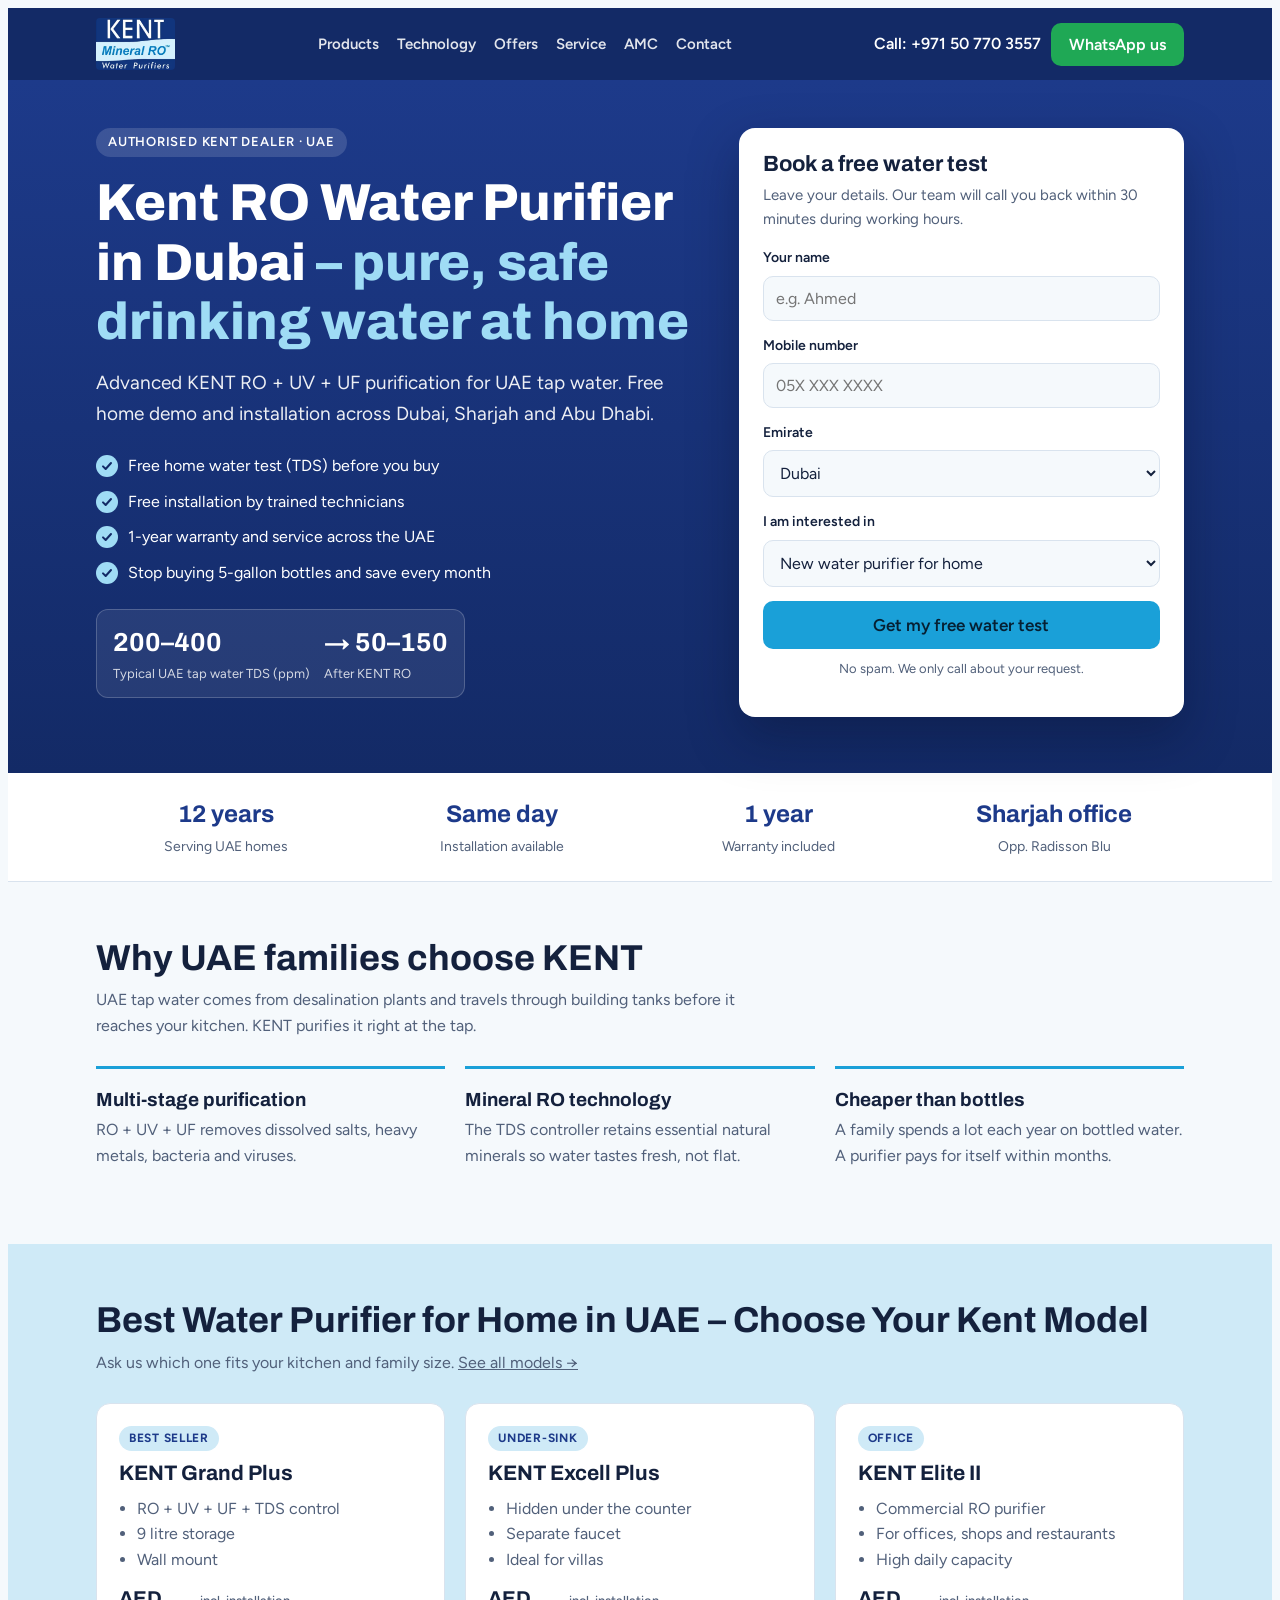
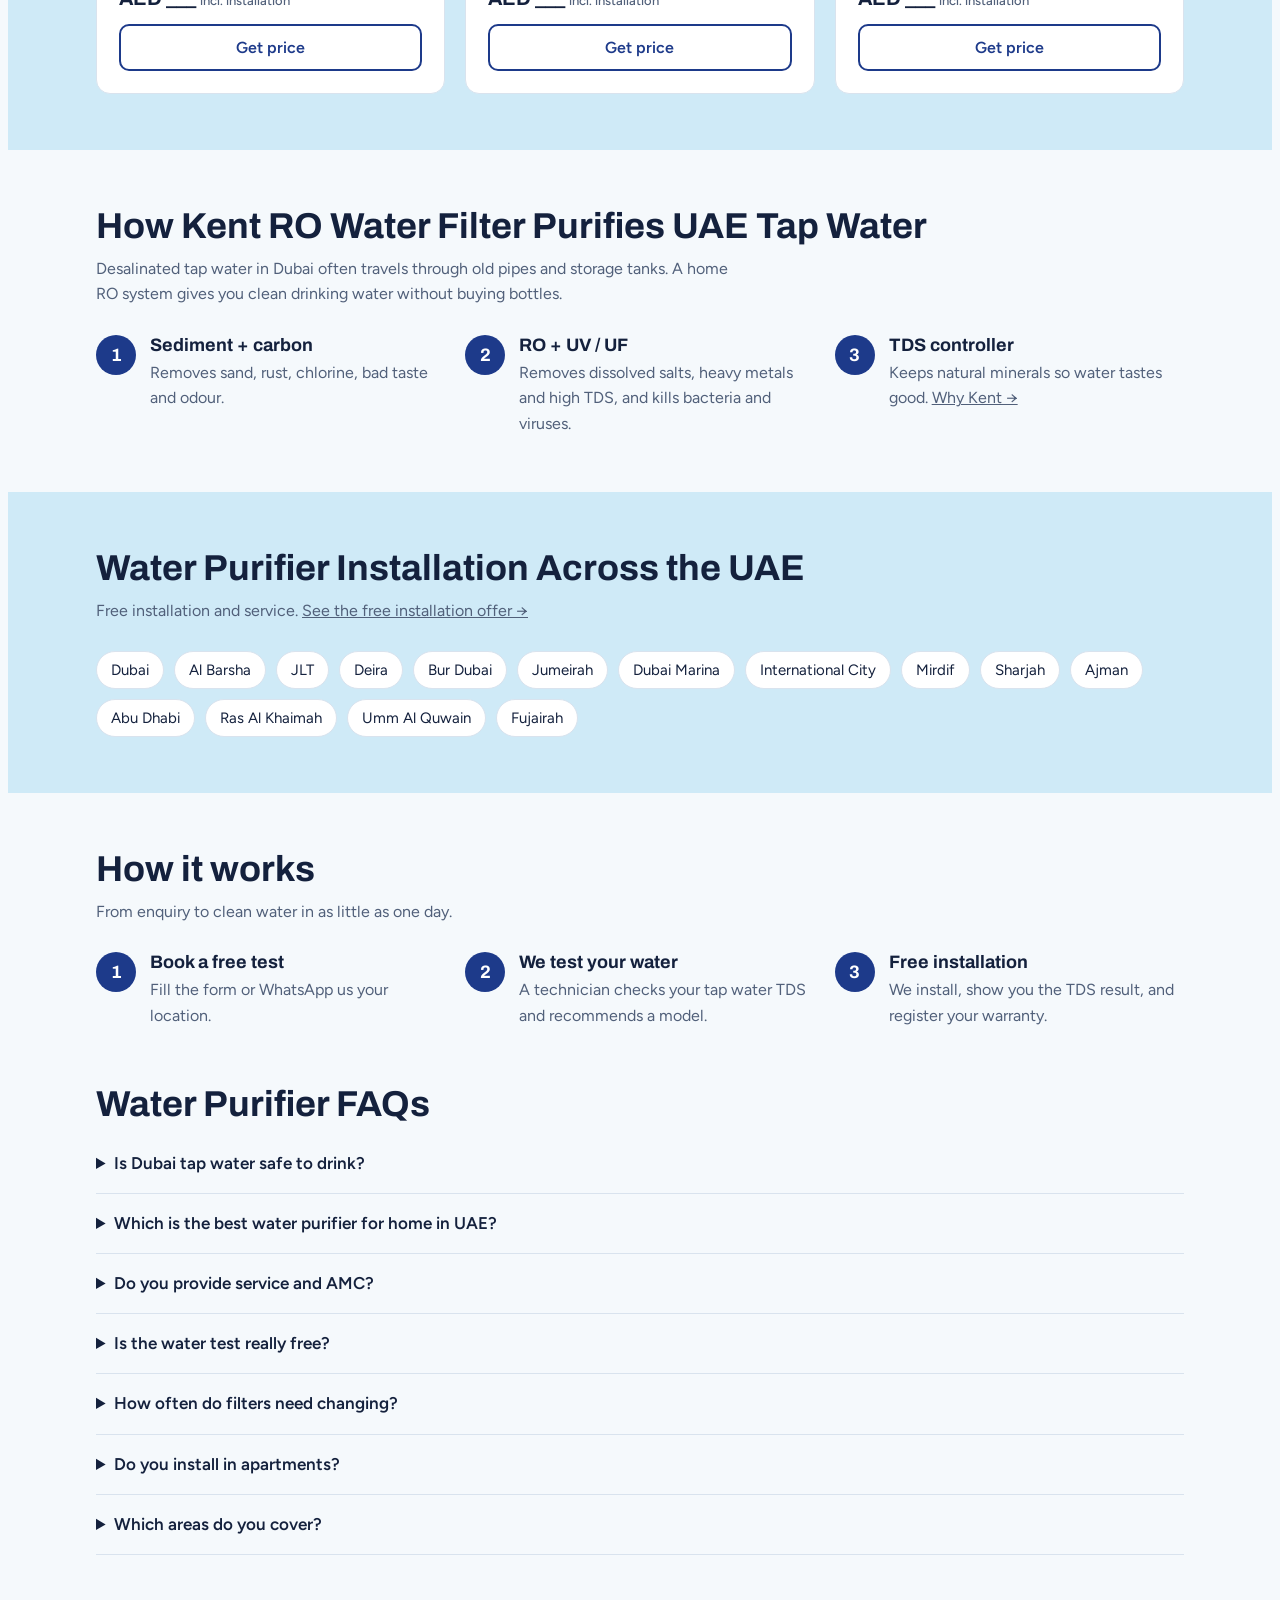
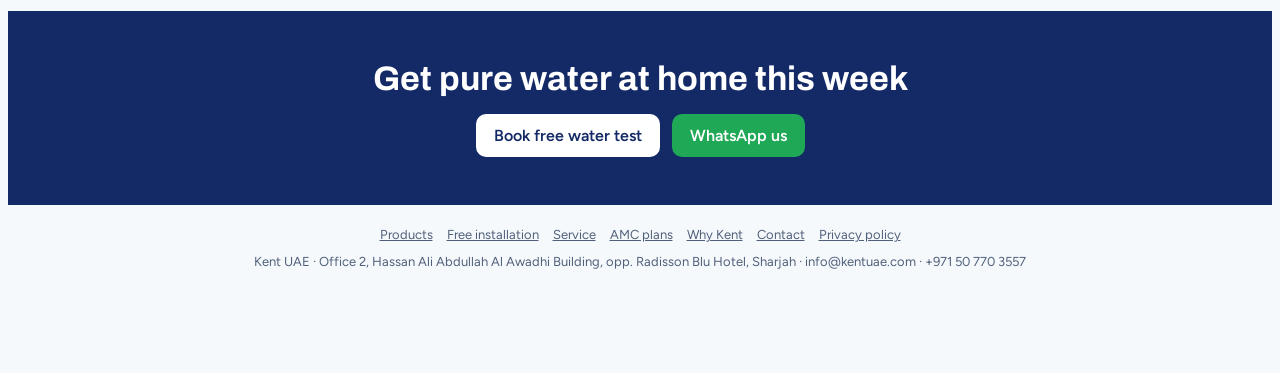
<file: index.html>
<!doctype html>
<html lang="en">
<head>
<meta charset="utf-8">
<meta name="viewport" content="width=device-width, initial-scale=1, viewport-fit=cover">
<title>Kent RO Water Purifier Dubai | Free Installation UAE</title>
<meta name="description" content="Buy Kent RO water purifiers in Dubai and across the UAE. RO + UV + UF purification, free installation, genuine filters and service. WhatsApp for best price.">
<link rel="icon" href="logo-300x197.webp">
<link rel="preconnect" href="https://fonts.googleapis.com">
<link rel="stylesheet" href="https://fonts.googleapis.com/css2?family=Archivo:wght@500;700;800&family=Figtree:wght@400;500;600&display=swap">
<style>
/* Layout: split hero with sticky lead form on the right, then trust strip, benefits, models, steps, FAQ, sticky mobile call bar */
:root{
  --navy:#1d3a8a; --navy-deep:#132a66; --aqua:#cfeaf7; --aqua-strong:#1aa0d8;
  --bg:#f5f9fc; --surface:#ffffff; --fg:#14213d; --muted:#51607a; --line:#d9e3ee;
  --ok:#1f9d63; --wa:#1fa855;
  --f-display:"Archivo", "Helvetica Neue", Arial, sans-serif;
  --f-body:"Figtree", "Segoe UI", Roboto, Arial, sans-serif;
}
@media (prefers-color-scheme: dark){:root:not([data-theme="light"]){
  --navy:#3c63c9; --navy-deep:#0d1a3d; --aqua:#16324a; --aqua-strong:#4cc0ee;
  --bg:#0b1324; --surface:#121d33; --fg:#e8eef8; --muted:#9fb0ca; --line:#24324d; --ok:#38c482; --wa:#28c063; color-scheme:dark}}
:root[data-theme="dark"]{
  --navy:#3c63c9; --navy-deep:#0d1a3d; --aqua:#16324a; --aqua-strong:#4cc0ee;
  --bg:#0b1324; --surface:#121d33; --fg:#e8eef8; --muted:#9fb0ca; --line:#24324d; --ok:#38c482; --wa:#28c063; color-scheme:dark}
*{box-sizing:border-box}
body{background:var(--bg);color:var(--fg);font:16px/1.6 var(--f-body);padding-bottom:72px}
h1,h2,h3{font-family:var(--f-display);text-wrap:balance;line-height:1.15;margin:0}
.wrap{max-width:1120px;margin:0 auto;padding-left:max(16px,env(safe-area-inset-left,0px));padding-right:max(16px,env(safe-area-inset-right,0px))}
a{color:inherit}
:focus-visible{outline:3px solid var(--aqua-strong);outline-offset:2px}

/* top bar */
.top{background:var(--navy-deep);color:#fff}
.top .wrap{display:flex;align-items:center;justify-content:space-between;gap:12px;padding-block:10px;flex-wrap:wrap}
.top img{height:52px;width:auto;border-radius:4px}
.top .call{display:flex;gap:10px;flex-wrap:wrap;align-items:center;font-weight:600}
.btn{display:inline-flex;align-items:center;justify-content:center;gap:8px;border:0;border-radius:10px;padding:12px 18px;font:600 16px var(--f-body);text-decoration:none;cursor:pointer}
.btn-wa{background:var(--wa);color:#fff}
.btn-light{background:#fff;color:#132a66}
.btn-main{background:var(--aqua-strong);color:#062033;width:100%;font-size:17px;padding:14px}

/* hero */
.hero{background:linear-gradient(180deg,var(--navy) 0%,var(--navy-deep) 100%);color:#fff}
.hero .wrap{display:grid;grid-template-columns:1.15fr .85fr;gap:40px;padding-block:48px 56px;align-items:start}
.eyebrow{display:inline-block;background:rgba(255,255,255,.14);padding:4px 12px;border-radius:99px;font-size:13px;letter-spacing:.06em;text-transform:uppercase;font-weight:600}
.hero h1{font-size:clamp(32px,5vw,52px);font-weight:800;margin-top:16px}
.hero h1 span{color:#9fdcf5}
.hero p.lead{font-size:19px;opacity:.92;max-width:34em;margin:16px 0 24px}
.ticks{list-style:none;padding:0;margin:0 0 24px;display:grid;gap:10px}
.ticks li{display:flex;gap:10px;align-items:flex-start}
.ticks li::before{content:"";flex:none;width:22px;height:22px;margin-top:2px;border-radius:50%;background:#9fdcf5 url("data:image/svg+xml,%3Csvg xmlns='http://www.w3.org/2000/svg' viewBox='0 0 24 24'%3E%3Cpath d='M6 12.5l4 4 8-9' fill='none' stroke='%23132a66' stroke-width='3' stroke-linecap='round' stroke-linejoin='round'/%3E%3C/svg%3E") center/16px no-repeat}
.tds{display:inline-flex;gap:14px;align-items:center;background:rgba(255,255,255,.08);border:1px solid rgba(255,255,255,.2);border-radius:12px;padding:12px 16px;font-variant-numeric:tabular-nums}
.tds b{font-family:var(--f-display);font-size:26px}
.tds small{display:block;opacity:.8;font-size:13px}

/* form card */
.form{background:var(--surface);color:var(--fg);border-radius:16px;padding:24px;box-shadow:0 20px 50px rgba(5,15,40,.35)}
.form h2{font-size:22px}
.form p.sub{color:var(--muted);margin:6px 0 16px;font-size:15px}
.field{display:grid;gap:6px;margin-bottom:14px}
.field label{font-weight:600;font-size:14px}
.field input,.field select,.field textarea{font:16px var(--f-body);padding:12px;border-radius:10px;border:1px solid var(--line);background:var(--bg);color:var(--fg);width:100%}
.form .note{font-size:13px;color:var(--muted);margin-top:10px;text-align:center}
.done{background:color-mix(in srgb,var(--ok) 14%,transparent);border:1px solid var(--ok);border-radius:10px;padding:12px;margin-top:12px;font-size:15px}

/* trust strip */
.trust{background:var(--surface);border-bottom:1px solid var(--line)}
.trust .wrap{display:grid;grid-template-columns:repeat(4,1fr);gap:16px;padding-block:22px}
.trust div{text-align:center}
.trust b{display:block;font-family:var(--f-display);font-size:24px;color:var(--navy);font-variant-numeric:tabular-nums}
:root[data-theme="dark"] .trust b{color:var(--aqua-strong)}
@media (prefers-color-scheme: dark){:root:not([data-theme="light"]) .trust b{color:var(--aqua-strong)}}
.trust span{color:var(--muted);font-size:14px}

section.block{padding-block:56px}
section.block h2{font-size:clamp(26px,3.4vw,36px);margin-bottom:8px}
section.block .intro{color:var(--muted);max-width:40em;margin:0 0 28px}

.grid3{display:grid;grid-template-columns:repeat(3,1fr);gap:20px}
.benefit{padding:20px 0;border-top:3px solid var(--aqua-strong)}
.benefit h3{font-size:19px;margin-bottom:6px}
.benefit p{margin:0;color:var(--muted)}

.models{background:var(--aqua)}
.model{background:var(--surface);border-radius:14px;padding:22px;display:flex;flex-direction:column;gap:10px;border:1px solid var(--line)}
.model .tag{align-self:flex-start;font-size:12px;letter-spacing:.06em;text-transform:uppercase;font-weight:700;color:var(--navy);background:var(--aqua);padding:3px 10px;border-radius:99px}
.model h3{font-size:21px}
.model ul{margin:0;padding-left:18px;color:var(--muted)}
.model .price{font-family:var(--f-display);font-size:20px;font-weight:700;margin-top:auto}
.model .price small{font-family:var(--f-body);font-weight:500;color:var(--muted);font-size:13px}
.model a{text-align:center}
.btn-outline{border:2px solid var(--navy);color:var(--navy);background:transparent}
:root[data-theme="dark"] .btn-outline{border-color:var(--aqua-strong);color:var(--aqua-strong)}
@media (prefers-color-scheme: dark){:root:not([data-theme="light"]) .btn-outline{border-color:var(--aqua-strong);color:var(--aqua-strong)}}

.steps{display:grid;grid-template-columns:repeat(3,1fr);gap:20px;counter-reset:s}
.step{display:flex;gap:14px}
.step::before{counter-increment:s;content:counter(s);flex:none;width:40px;height:40px;border-radius:50%;background:var(--navy);color:#fff;display:grid;place-items:center;font:700 18px var(--f-display)}
.step h3{font-size:18px;margin-bottom:4px}
.step p{margin:0;color:var(--muted)}

details{border-bottom:1px solid var(--line);padding:16px 0}
summary{font-weight:600;cursor:pointer;font-size:17px}
details p{color:var(--muted);margin:8px 0 0;max-width:60em}

.cta{background:var(--navy-deep);color:#fff;text-align:center}
.cta .wrap{padding-block:48px;display:grid;gap:16px;justify-items:center}
.cta h2{font-size:clamp(24px,3.4vw,34px)}
.cta .row{display:flex;gap:12px;flex-wrap:wrap;justify-content:center}
footer{color:var(--muted);font-size:13px}
footer .wrap{padding-block:20px;text-align:center}

/* sticky mobile bar */
.bar{position:fixed;left:0;right:0;bottom:0;z-index:20;background:var(--surface);border-top:1px solid var(--line);display:none;gap:10px;padding:10px max(16px,env(safe-area-inset-right,0px)) calc(10px + env(safe-area-inset-bottom,0px)) max(16px,env(safe-area-inset-left,0px))}
.bar a{flex:1}
.btn-call{background:var(--navy);color:#fff}

@media (max-width:860px){
  .hero .wrap{grid-template-columns:1fr;gap:28px;padding-block:32px 40px}
  .grid3,.steps{grid-template-columns:1fr}
  .trust .wrap{grid-template-columns:repeat(2,1fr)}
  .bar{display:flex}
  .top .call .num{display:none}
}
@media (prefers-reduced-motion:no-preference){.btn{transition:transform .15s}.btn:hover{transform:translateY(-1px)}}
.menu{display:flex;gap:18px;flex-wrap:wrap;font-weight:600;font-size:15px}
.menu a{text-decoration:none;opacity:.88}.menu a:hover{opacity:1;text-decoration:underline;text-underline-offset:4px}
.areas{display:flex;flex-wrap:wrap;gap:10px;list-style:none;padding:0;margin:0}
.areas li{background:var(--surface);border:1px solid var(--line);border-radius:99px;padding:6px 14px;font-size:15px}
footer nav{display:flex;gap:14px;flex-wrap:wrap;justify-content:center;margin-bottom:6px}
@media (max-width:860px){.menu{display:none}}
</style>
</head>
<body>

<header class="top">
  <div class="wrap">
    <img src="[data-uri]" alt="KENT Mineral RO Water Purifiers" width="79" height="52">
    <nav class="menu" aria-label="Main">
      <a href="products/">Products</a><a href="#technology">Technology</a><a href="offers/">Offers</a><a href="service/">Service</a><a href="amc/">AMC</a><a href="contact/">Contact</a>
    </nav>
    <div class="call">
      <span class="num">Call: <span id="phoneText">+971 50 770 3557</span></span>
      <a class="btn btn-wa" id="waTop" href="https://wa.me/971507703557" target="_blank" rel="noopener">WhatsApp us</a>
    </div>
  </div>
</header>

<section class="hero">
  <div class="wrap">
    <div>
      <span class="eyebrow">Authorised KENT dealer · UAE</span>
      <h1>Kent RO Water Purifier in Dubai <span>– pure, safe drinking water at home</span></h1>
      <p class="lead">Advanced KENT RO + UV + UF purification for UAE tap water. Free home demo and installation across Dubai, Sharjah and Abu Dhabi.</p>
      <ul class="ticks">
        <li>Free home water test (TDS) before you buy</li>
        <li>Free installation by trained technicians</li>
        <li>1-year warranty and service across the UAE</li>
        <li>Stop buying 5-gallon bottles and save every month</li>
      </ul>
      <div class="tds">
        <div><b>200–400</b><small>Typical UAE tap water TDS (ppm)</small></div>
        <div><b>→ 50–150</b><small>After KENT RO</small></div>
      </div>
    </div>

    <form class="form" id="lead" novalidate>
      <h2>Book a free water test</h2>
      <p class="sub">Leave your details. Our team will call you back within 30 minutes during working hours.</p>
      <div class="field"><label for="name">Your name</label><input id="name" name="name" autocomplete="name" required placeholder="e.g. Ahmed"></div>
      <div class="field"><label for="mobile">Mobile number</label><input id="mobile" name="mobile" type="tel" inputmode="tel" autocomplete="tel" required placeholder="05X XXX XXXX"></div>
      <div class="field"><label for="emirate">Emirate</label>
        <select id="emirate" name="emirate">
          <option>Dubai</option><option>Sharjah</option><option>Abu Dhabi</option><option>Ajman</option><option>Ras Al Khaimah</option><option>Umm Al Quwain</option><option>Fujairah</option>
        </select></div>
      <div class="field"><label for="need">I am interested in</label>
        <select id="need" name="need">
          <option>New water purifier for home</option><option>Purifier for office</option><option>Service / filter change</option><option>Not sure, need advice</option>
        </select></div>
      <button class="btn btn-main" type="submit">Get my free water test</button>
      <div class="done" id="done" hidden>Thank you! Your request is ready. Tap <a id="waDone" href="#" target="_blank" rel="noopener"><b>send on WhatsApp</b></a> to confirm, or we will call you shortly.</div>
      <p class="note">No spam. We only call about your request.</p>
    </form>
  </div>
</section>

<div class="trust">
  <div class="wrap">
    <div><b>12 years</b><span>Serving UAE homes</span></div>
    <div><b>Same day</b><span>Installation available</span></div>
    <div><b>1 year</b><span>Warranty included</span></div>
    <div><b>Sharjah office</b><span>Opp. Radisson Blu</span></div>
  </div>
</div>

<section class="block">
  <div class="wrap">
    <h2>Why UAE families choose KENT</h2>
    <p class="intro">UAE tap water comes from desalination plants and travels through building tanks before it reaches your kitchen. KENT purifies it right at the tap.</p>
    <div class="grid3">
      <div class="benefit"><h3>Multi-stage purification</h3><p>RO + UV + UF removes dissolved salts, heavy metals, bacteria and viruses.</p></div>
      <div class="benefit"><h3>Mineral RO technology</h3><p>The TDS controller retains essential natural minerals so water tastes fresh, not flat.</p></div>
      <div class="benefit"><h3>Cheaper than bottles</h3><p>A family spends a lot each year on bottled water. A purifier pays for itself within months.</p></div>
    </div>
  </div>
</section>

<section class="block models">
  <div class="wrap">
    <h2>Best Water Purifier for Home in UAE – Choose Your Kent Model</h2>
    <p class="intro">Ask us which one fits your kitchen and family size. <a href="products/">See all models →</a></p>
    <div class="grid3">
      <div class="model"><span class="tag">Best seller</span><h3>KENT Grand Plus</h3><ul><li>RO + UV + UF + TDS control</li><li>9 litre storage</li><li>Wall mount</li></ul><div class="price">AED ___ <small>incl. installation</small></div><a class="btn btn-outline" href="products/">Get price</a></div>
      <div class="model"><span class="tag">Under-sink</span><h3>KENT Excell Plus</h3><ul><li>Hidden under the counter</li><li>Separate faucet</li><li>Ideal for villas</li></ul><div class="price">AED ___ <small>incl. installation</small></div><a class="btn btn-outline" href="products/">Get price</a></div>
      <div class="model"><span class="tag">Office</span><h3>KENT Elite II</h3><ul><li>Commercial RO purifier</li><li>For offices, shops and restaurants</li><li>High daily capacity</li></ul><div class="price">AED ___ <small>incl. installation</small></div><a class="btn btn-outline" href="products/">Get price</a></div>
    </div>
  </div>
</section>

<section class="block" id="technology">
  <div class="wrap">
    <h2>How Kent RO Water Filter Purifies UAE Tap Water</h2>
    <p class="intro">Desalinated tap water in Dubai often travels through old pipes and storage tanks. A home RO system gives you clean drinking water without buying bottles.</p>
    <div class="steps">
      <div class="step"><div><h3>Sediment + carbon</h3><p>Removes sand, rust, chlorine, bad taste and odour.</p></div></div>
      <div class="step"><div><h3>RO + UV / UF</h3><p>Removes dissolved salts, heavy metals and high TDS, and kills bacteria and viruses.</p></div></div>
      <div class="step"><div><h3>TDS controller</h3><p>Keeps natural minerals so water tastes good. <a href="why-kent/">Why Kent →</a></p></div></div>
    </div>
  </div>
</section>

<section class="block models" id="areas">
  <div class="wrap">
    <h2>Water Purifier Installation Across the UAE</h2>
    <p class="intro">Free installation and service. <a href="offers/">See the free installation offer →</a></p>
    <ul class="areas">
      <li>Dubai</li><li>Al Barsha</li><li>JLT</li><li>Deira</li><li>Bur Dubai</li><li>Jumeirah</li><li>Dubai Marina</li><li>International City</li><li>Mirdif</li><li>Sharjah</li><li>Ajman</li><li>Abu Dhabi</li><li>Ras Al Khaimah</li><li>Umm Al Quwain</li><li>Fujairah</li>
    </ul>
  </div>
</section>

<section class="block">
  <div class="wrap">
    <h2>How it works</h2>
    <p class="intro">From enquiry to clean water in as little as one day.</p>
    <div class="steps">
      <div class="step"><div><h3>Book a free test</h3><p>Fill the form or WhatsApp us your location.</p></div></div>
      <div class="step"><div><h3>We test your water</h3><p>A technician checks your tap water TDS and recommends a model.</p></div></div>
      <div class="step"><div><h3>Free installation</h3><p>We install, show you the TDS result, and register your warranty.</p></div></div>
    </div>
  </div>
</section>

<section class="block" style="padding-top:0" id="faq">
  <div class="wrap">
    <h2>Water Purifier FAQs</h2>
    <details><summary>Is Dubai tap water safe to drink?</summary><p>Tap water is treated, but storage tanks and old pipes can affect quality. An RO purifier adds a final layer of protection at home.</p></details>
    <details><summary>Which is the best water purifier for home in UAE?</summary><p>For most homes, an RO + UV + UF purifier with TDS control. Message us your water source and we will suggest a model.</p></details>
    <details><summary>Do you provide service and AMC?</summary><p>Yes, for all Kent models across the UAE. See <a href="service/">service</a> and <a href="amc/">AMC plans</a>.</p></details>
    <details><summary>Is the water test really free?</summary><p>Yes. Our technician visits, measures your tap water TDS and advises you. There is no obligation to buy.</p></details>
    <details><summary>How often do filters need changing?</summary><p>Usually every 6 to 12 months depending on water quality and usage. We remind you when it is due.</p></details>
    <details><summary>Do you install in apartments?</summary><p>Yes. Most models need only a small connection under the sink and a power socket.</p></details>
    <details><summary>Which areas do you cover?</summary><p>Dubai, Sharjah, Abu Dhabi, Ajman and the Northern Emirates.</p></details>
  </div>
</section>

<section class="cta">
  <div class="wrap">
    <h2>Get pure water at home this week</h2>
    <div class="row">
      <a class="btn btn-light" href="#lead">Book free water test</a>
      <a class="btn btn-wa" id="waBottom" href="https://wa.me/971507703557" target="_blank" rel="noopener">WhatsApp us</a>
    </div>
  </div>
</section>

<footer><div class="wrap"><nav aria-label="Footer"><a href="products/">Products</a><a href="offers/">Free installation</a><a href="service/">Service</a><a href="amc/">AMC plans</a><a href="why-kent/">Why Kent</a><a href="contact/">Contact</a><a href="privacy/">Privacy policy</a></nav>Kent UAE · Office 2, Hassan Ali Abdullah Al Awadhi Building, opp. Radisson Blu Hotel, Sharjah · info@kentuae.com · +971 50 770 3557</div></footer>

<div class="bar">
  <a class="btn btn-call" href="tel:+971507703557">Call now</a>
  <a class="btn btn-wa" href="https://wa.me/971507703557" target="_blank" rel="noopener">WhatsApp</a>
</div>

<script>
const WA = "971507703557";
document.getElementById("lead").addEventListener("submit", e => {
  e.preventDefault();
  const f = e.target, name = f.name.value.trim(), mobile = f.mobile.value.trim();
  f.name.setCustomValidity(name ? "" : "Please enter your name");
  f.mobile.setCustomValidity(/^[+0-9\s-]{8,}$/.test(mobile) ? "" : "Please enter a valid mobile number");
  if (!f.reportValidity()) return;
  const msg = `Hi KENT, I want a free water test.\nName: ${name}\nMobile: ${mobile}\nEmirate: ${f.emirate.value}\nInterest: ${f.need.value}`;
  document.getElementById("waDone").href = `https://wa.me/${WA}?text=${encodeURIComponent(msg)}`;
  document.getElementById("done").hidden = false;
});
</script>
</body>
</html>
</file>
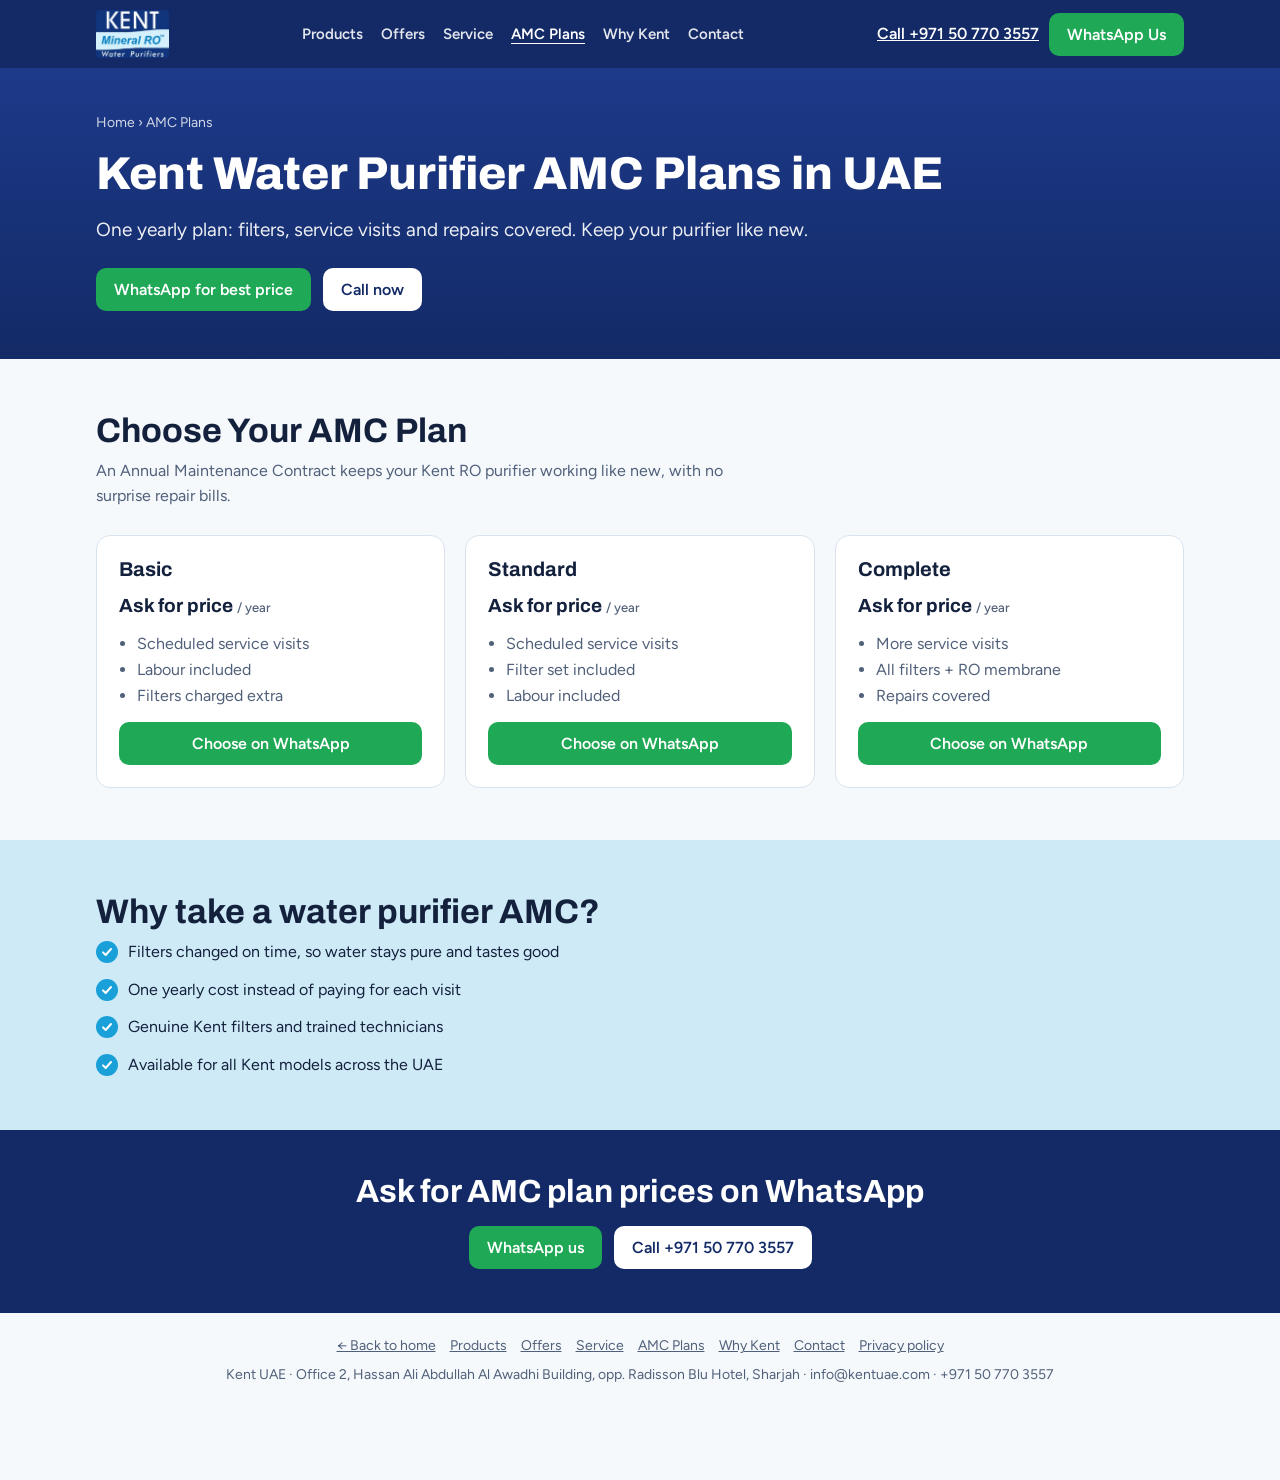
<file: amc/index.html>
<!doctype html>
<html lang="en">
<head>
<meta charset="utf-8">
<meta name="viewport" content="width=device-width, initial-scale=1, viewport-fit=cover">
<title>Kent Water Purifier AMC Plans UAE | Kent UAE</title>
<meta name="description" content="Yearly Kent water purifier AMC plans in UAE: filters, service visits and repairs covered. Choose your plan on WhatsApp.">
<link rel="icon" href="../logo-300x197.webp">
<link rel="preconnect" href="https://fonts.googleapis.com">
<link rel="stylesheet" href="https://fonts.googleapis.com/css2?family=Archivo:wght@500;700;800&family=Figtree:wght@400;500;600&display=swap">
<link rel="stylesheet" href="../assets/site.css">
</head>
<body>
<header class="top">
  <div class="wrap">
    <a href="../"><img src="../logo-300x197.webp" alt="KENT Mineral RO Water Purifiers UAE" width="73" height="48"></a>
    <nav aria-label="Main"><a href="../products/">Products</a><a href="../offers/">Offers</a><a href="../service/">Service</a><a href="../amc/" aria-current="page">AMC Plans</a><a href="../why-kent/">Why Kent</a><a href="../contact/">Contact</a></nav>
    <div class="call">
      <a class="num" href="tel:+971507703557" data-track="call">Call +971 50 770 3557</a>
      <a class="btn btn-wa" href="https://wa.me/971507703557?text=Hi%20KENT%2C%20I%20want%20details%20of%20your%20AMC%20maintenance%20plans." target="_blank" rel="noopener" data-track="whatsapp">WhatsApp Us</a>
    </div>
  </div>
</header>

<section class="hero">
  <div class="wrap">
    <div class="crumb"><a href="../">Home</a> › AMC Plans</div>
    <h1>Kent Water Purifier AMC Plans in UAE</h1>
    <p>One yearly plan: filters, service visits and repairs covered. Keep your purifier like new.</p>
    <div class="row">
      <a class="btn btn-wa" href="https://wa.me/971507703557?text=Hi%20KENT%2C%20I%20want%20details%20of%20your%20AMC%20maintenance%20plans." target="_blank" rel="noopener" data-track="whatsapp">WhatsApp for best price</a>
      <a class="btn btn-light" href="tel:+971507703557" data-track="call">Call now</a>
    </div>
  </div>
</section>

<section class="block">
  <div class="wrap">
    <h2>Choose Your AMC Plan</h2>
    <p class="intro">An Annual Maintenance Contract keeps your Kent RO purifier working like new, with no surprise repair bills.</p>
    <div class="grid">
      <div class="card"><h3>Basic</h3><div class="price">Ask for price <small>/ year</small></div><ul><li>Scheduled service visits</li><li>Labour included</li><li>Filters charged extra</li></ul>
<a class="btn btn-wa" href="https://wa.me/971507703557?text=Hi%20KENT%2C%20I%20want%20the%20Basic%20AMC%20plan.%20Please%20send%20the%20price." target="_blank" rel="noopener" data-track="whatsapp">Choose on WhatsApp</a></div>
      <div class="card"><h3>Standard</h3><div class="price">Ask for price <small>/ year</small></div><ul><li>Scheduled service visits</li><li>Filter set included</li><li>Labour included</li></ul>
<a class="btn btn-wa" href="https://wa.me/971507703557?text=Hi%20KENT%2C%20I%20want%20the%20Standard%20AMC%20plan.%20Please%20send%20the%20price." target="_blank" rel="noopener" data-track="whatsapp">Choose on WhatsApp</a></div>
      <div class="card"><h3>Complete</h3><div class="price">Ask for price <small>/ year</small></div><ul><li>More service visits</li><li>All filters + RO membrane</li><li>Repairs covered</li></ul>
<a class="btn btn-wa" href="https://wa.me/971507703557?text=Hi%20KENT%2C%20I%20want%20the%20Complete%20AMC%20plan.%20Please%20send%20the%20price." target="_blank" rel="noopener" data-track="whatsapp">Choose on WhatsApp</a></div>
    </div>
  </div>
</section>
<section class="block alt">
  <div class="wrap">
    <h2>Why take a water purifier AMC?</h2>
    <ul class="ticks">
      <li>Filters changed on time, so water stays pure and tastes good</li>
      <li>One yearly cost instead of paying for each visit</li>
      <li>Genuine Kent filters and trained technicians</li>
      <li>Available for all Kent models across the UAE</li>
    </ul>
  </div>
</section>

<section class="cta">
  <div class="wrap">
    <h2>Ask for AMC plan prices on WhatsApp</h2>
    <div class="row">
      <a class="btn btn-wa" href="https://wa.me/971507703557?text=Hi%20KENT%2C%20I%20want%20details%20of%20your%20AMC%20maintenance%20plans." target="_blank" rel="noopener" data-track="whatsapp">WhatsApp us</a>
      <a class="btn btn-light" href="tel:+971507703557" data-track="call">Call +971 50 770 3557</a>
    </div>
  </div>
</section>

<footer>
  <div class="wrap">
    <nav aria-label="Footer"><a href="../">← Back to home</a><a href="../products/">Products</a><a href="../offers/">Offers</a><a href="../service/">Service</a><a href="../amc/">AMC Plans</a><a href="../why-kent/">Why Kent</a><a href="../contact/">Contact</a><a href="../privacy/">Privacy policy</a></nav>
    <div>Kent UAE · Office 2, Hassan Ali Abdullah Al Awadhi Building, opp. Radisson Blu Hotel, Sharjah · info@kentuae.com · +971 50 770 3557</div>
  </div>
</footer>

<div class="bar">
  <a class="btn btn-call" href="tel:+971507703557" data-track="call">Call now</a>
  <a class="btn btn-wa" href="https://wa.me/971507703557?text=Hi%20KENT%2C%20I%20want%20details%20of%20your%20AMC%20maintenance%20plans." target="_blank" rel="noopener" data-track="whatsapp">WhatsApp</a>
</div>
</body>
</html>
</file>
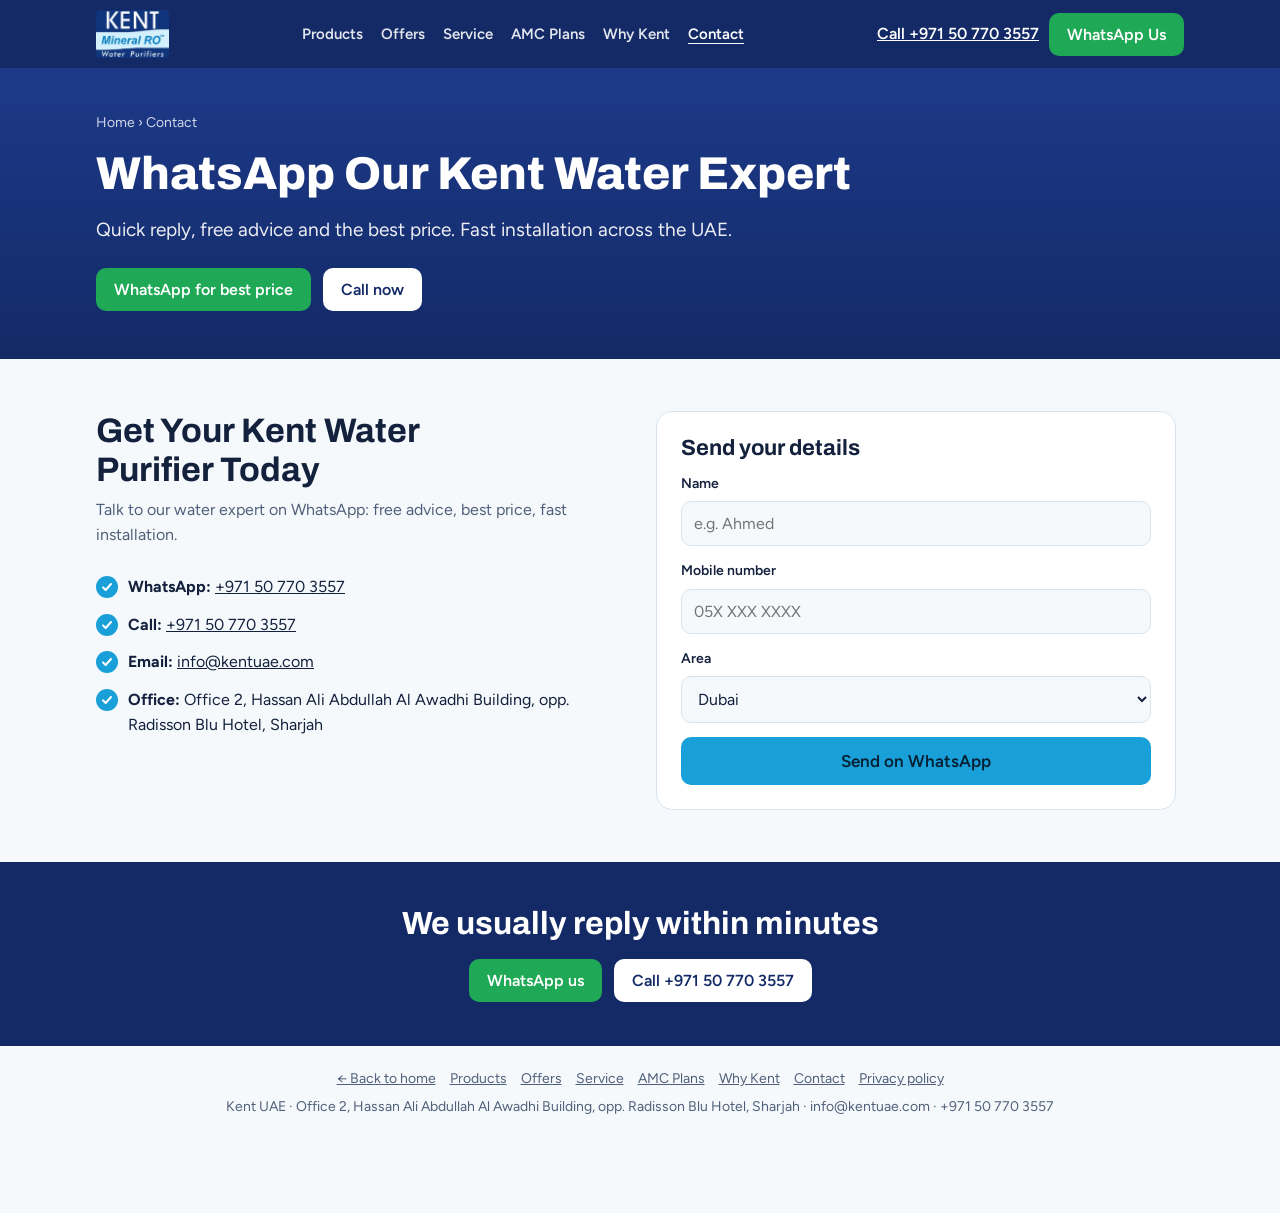
<file: contact/index.html>
<!doctype html>
<html lang="en">
<head>
<meta charset="utf-8">
<meta name="viewport" content="width=device-width, initial-scale=1, viewport-fit=cover">
<title>WhatsApp Kent UAE | Water Purifier Expert Dubai</title>
<meta name="description" content="Quick reply from our Kent water expert on WhatsApp. Free advice, best price and fast installation across Dubai, Sharjah and Abu Dhabi.">
<link rel="icon" href="../logo-300x197.webp">
<link rel="preconnect" href="https://fonts.googleapis.com">
<link rel="stylesheet" href="https://fonts.googleapis.com/css2?family=Archivo:wght@500;700;800&family=Figtree:wght@400;500;600&display=swap">
<link rel="stylesheet" href="../assets/site.css">
</head>
<body>
<header class="top">
  <div class="wrap">
    <a href="../"><img src="../logo-300x197.webp" alt="KENT Mineral RO Water Purifiers UAE" width="73" height="48"></a>
    <nav aria-label="Main"><a href="../products/">Products</a><a href="../offers/">Offers</a><a href="../service/">Service</a><a href="../amc/">AMC Plans</a><a href="../why-kent/">Why Kent</a><a href="../contact/" aria-current="page">Contact</a></nav>
    <div class="call">
      <a class="num" href="tel:+971507703557" data-track="call">Call +971 50 770 3557</a>
      <a class="btn btn-wa" href="https://wa.me/971507703557?text=Hi%20KENT%2C%20I%20want%20price%20details%20for%20a%20Kent%20water%20purifier." target="_blank" rel="noopener" data-track="whatsapp">WhatsApp Us</a>
    </div>
  </div>
</header>

<section class="hero">
  <div class="wrap">
    <div class="crumb"><a href="../">Home</a> › Contact</div>
    <h1>WhatsApp Our Kent Water Expert</h1>
    <p>Quick reply, free advice and the best price. Fast installation across the UAE.</p>
    <div class="row">
      <a class="btn btn-wa" href="https://wa.me/971507703557?text=Hi%20KENT%2C%20I%20want%20price%20details%20for%20a%20Kent%20water%20purifier." target="_blank" rel="noopener" data-track="whatsapp">WhatsApp for best price</a>
      <a class="btn btn-light" href="tel:+971507703557" data-track="call">Call now</a>
    </div>
  </div>
</section>

<section class="block">
  <div class="wrap two">
    <div>
      <h2>Get Your Kent Water Purifier Today</h2>
      <p class="intro">Talk to our water expert on WhatsApp: free advice, best price, fast installation.</p>
      <ul class="ticks">
        <li><span><b>WhatsApp:</b> <a href="https://wa.me/971507703557" target="_blank" rel="noopener" data-track="whatsapp">+971 50 770 3557</a></span></li>
        <li><span><b>Call:</b> <a href="tel:+971507703557" data-track="call">+971 50 770 3557</a></span></li>
        <li><span><b>Email:</b> <a href="mailto:info@kentuae.com">info@kentuae.com</a></span></li>
        <li><span><b>Office:</b> Office 2, Hassan Ali Abdullah Al Awadhi Building, opp. Radisson Blu Hotel, Sharjah</span></li>
      </ul>
    </div>
    <form class="form" id="lead" novalidate>
      <h3 style="font-size:22px;margin-bottom:12px">Send your details</h3>
      <div class="field"><label for="name">Name</label><input id="name" name="name" autocomplete="name" required placeholder="e.g. Ahmed"></div>
      <div class="field"><label for="mobile">Mobile number</label><input id="mobile" name="mobile" type="tel" inputmode="tel" autocomplete="tel" required placeholder="05X XXX XXXX"></div>
      <div class="field"><label for="area">Area</label>
        <select id="area" name="area"><option>Dubai</option><option>Sharjah</option><option>Abu Dhabi</option><option>Ajman</option><option>Ras Al Khaimah</option><option>Umm Al Quwain</option><option>Fujairah</option></select></div>
      <button class="btn btn-main" type="submit">Send on WhatsApp</button>
      <div class="done" id="done" hidden>Thank you! Tap <a id="waDone" href="#" target="_blank" rel="noopener"><b>send on WhatsApp</b></a> to confirm, or we will call you shortly.</div>
    </form>
  </div>
</section>
<script>
document.getElementById("lead").addEventListener("submit", e => {
  e.preventDefault();
  const f = e.target, name = f.name.value.trim(), mobile = f.mobile.value.trim();
  f.name.setCustomValidity(name ? "" : "Please enter your name");
  f.mobile.setCustomValidity(/^[+0-9\s-]{8,}$/.test(mobile) ? "" : "Please enter a valid mobile number");
  if (!f.reportValidity()) return;
  const msg = `Hi KENT, I want a water purifier.\nName: ${name}\nMobile: ${mobile}\nArea: ${f.area.value}`;
  const url = `https://wa.me/971507703557?text=${encodeURIComponent(msg)}`;
  document.getElementById("waDone").href = url;
  document.getElementById("done").hidden = false;
  window.open(url, "_blank", "noopener");
});
</script>

<section class="cta">
  <div class="wrap">
    <h2>We usually reply within minutes</h2>
    <div class="row">
      <a class="btn btn-wa" href="https://wa.me/971507703557?text=Hi%20KENT%2C%20I%20want%20price%20details%20for%20a%20Kent%20water%20purifier." target="_blank" rel="noopener" data-track="whatsapp">WhatsApp us</a>
      <a class="btn btn-light" href="tel:+971507703557" data-track="call">Call +971 50 770 3557</a>
    </div>
  </div>
</section>

<footer>
  <div class="wrap">
    <nav aria-label="Footer"><a href="../">← Back to home</a><a href="../products/">Products</a><a href="../offers/">Offers</a><a href="../service/">Service</a><a href="../amc/">AMC Plans</a><a href="../why-kent/">Why Kent</a><a href="../contact/">Contact</a><a href="../privacy/">Privacy policy</a></nav>
    <div>Kent UAE · Office 2, Hassan Ali Abdullah Al Awadhi Building, opp. Radisson Blu Hotel, Sharjah · info@kentuae.com · +971 50 770 3557</div>
  </div>
</footer>

<div class="bar">
  <a class="btn btn-call" href="tel:+971507703557" data-track="call">Call now</a>
  <a class="btn btn-wa" href="https://wa.me/971507703557?text=Hi%20KENT%2C%20I%20want%20price%20details%20for%20a%20Kent%20water%20purifier." target="_blank" rel="noopener" data-track="whatsapp">WhatsApp</a>
</div>
</body>
</html>
</file>
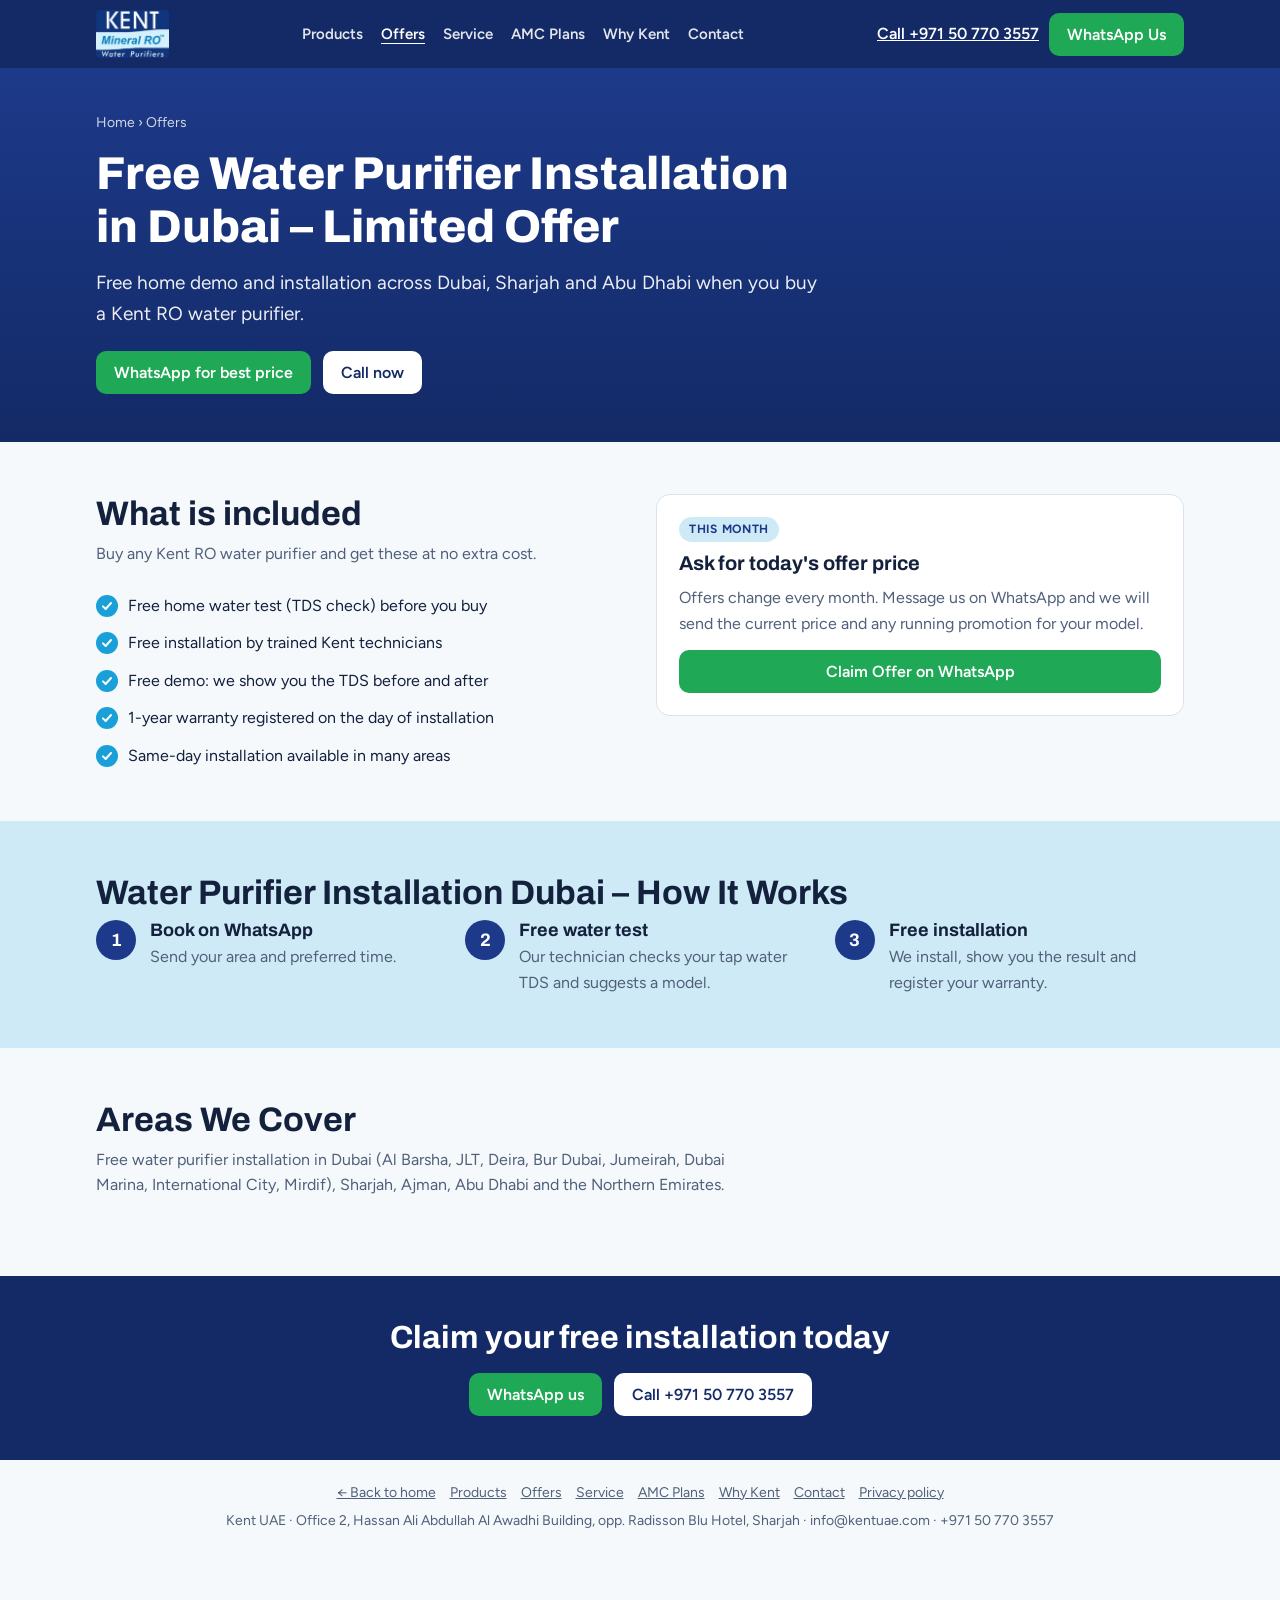
<file: offers/index.html>
<!doctype html>
<html lang="en">
<head>
<meta charset="utf-8">
<meta name="viewport" content="width=device-width, initial-scale=1, viewport-fit=cover">
<title>Free Water Purifier Installation Dubai | Kent UAE Offer</title>
<meta name="description" content="Free home demo and installation for Kent RO water purifiers across Dubai, Sharjah and Abu Dhabi. Ask for today's offer price on WhatsApp.">
<link rel="icon" href="../logo-300x197.webp">
<link rel="preconnect" href="https://fonts.googleapis.com">
<link rel="stylesheet" href="https://fonts.googleapis.com/css2?family=Archivo:wght@500;700;800&family=Figtree:wght@400;500;600&display=swap">
<link rel="stylesheet" href="../assets/site.css">
</head>
<body>
<header class="top">
  <div class="wrap">
    <a href="../"><img src="../logo-300x197.webp" alt="KENT Mineral RO Water Purifiers UAE" width="73" height="48"></a>
    <nav aria-label="Main"><a href="../products/">Products</a><a href="../offers/" aria-current="page">Offers</a><a href="../service/">Service</a><a href="../amc/">AMC Plans</a><a href="../why-kent/">Why Kent</a><a href="../contact/">Contact</a></nav>
    <div class="call">
      <a class="num" href="tel:+971507703557" data-track="call">Call +971 50 770 3557</a>
      <a class="btn btn-wa" href="https://wa.me/971507703557?text=Hi%20KENT%2C%20I%20want%20to%20claim%20the%20free%20installation%20offer." target="_blank" rel="noopener" data-track="whatsapp">WhatsApp Us</a>
    </div>
  </div>
</header>

<section class="hero">
  <div class="wrap">
    <div class="crumb"><a href="../">Home</a> › Offers</div>
    <h1>Free Water Purifier Installation in Dubai – Limited Offer</h1>
    <p>Free home demo and installation across Dubai, Sharjah and Abu Dhabi when you buy a Kent RO water purifier.</p>
    <div class="row">
      <a class="btn btn-wa" href="https://wa.me/971507703557?text=Hi%20KENT%2C%20I%20want%20to%20claim%20the%20free%20installation%20offer." target="_blank" rel="noopener" data-track="whatsapp">WhatsApp for best price</a>
      <a class="btn btn-light" href="tel:+971507703557" data-track="call">Call now</a>
    </div>
  </div>
</section>

<section class="block">
  <div class="wrap two">
    <div>
      <h2>What is included</h2>
      <p class="intro">Buy any Kent RO water purifier and get these at no extra cost.</p>
      <ul class="ticks">
        <li>Free home water test (TDS check) before you buy</li>
        <li>Free installation by trained Kent technicians</li>
        <li>Free demo: we show you the TDS before and after</li>
        <li>1-year warranty registered on the day of installation</li>
        <li>Same-day installation available in many areas</li>
      </ul>
    </div>
    <div class="card">
      <span class="tag">This month</span>
      <h3>Ask for today's offer price</h3>
      <p>Offers change every month. Message us on WhatsApp and we will send the current price and any running promotion for your model.</p>
      <a class="btn btn-wa" href="https://wa.me/971507703557?text=Hi%20KENT%2C%20I%20want%20to%20claim%20the%20free%20installation%20offer." target="_blank" rel="noopener" data-track="whatsapp">Claim Offer on WhatsApp</a>
    </div>
  </div>
</section>
<section class="block alt">
  <div class="wrap">
    <h2>Water Purifier Installation Dubai – How It Works</h2>
    <div class="steps">
      <div class="step"><div><h3>Book on WhatsApp</h3><p>Send your area and preferred time.</p></div></div>
      <div class="step"><div><h3>Free water test</h3><p>Our technician checks your tap water TDS and suggests a model.</p></div></div>
      <div class="step"><div><h3>Free installation</h3><p>We install, show you the result and register your warranty.</p></div></div>
    </div>
  </div>
</section>
<section class="block">
  <div class="wrap">
    <h2>Areas We Cover</h2>
    <p class="intro">Free water purifier installation in Dubai (Al Barsha, JLT, Deira, Bur Dubai, Jumeirah, Dubai Marina, International City, Mirdif), Sharjah, Ajman, Abu Dhabi and the Northern Emirates.</p>
  </div>
</section>

<section class="cta">
  <div class="wrap">
    <h2>Claim your free installation today</h2>
    <div class="row">
      <a class="btn btn-wa" href="https://wa.me/971507703557?text=Hi%20KENT%2C%20I%20want%20to%20claim%20the%20free%20installation%20offer." target="_blank" rel="noopener" data-track="whatsapp">WhatsApp us</a>
      <a class="btn btn-light" href="tel:+971507703557" data-track="call">Call +971 50 770 3557</a>
    </div>
  </div>
</section>

<footer>
  <div class="wrap">
    <nav aria-label="Footer"><a href="../">← Back to home</a><a href="../products/">Products</a><a href="../offers/">Offers</a><a href="../service/">Service</a><a href="../amc/">AMC Plans</a><a href="../why-kent/">Why Kent</a><a href="../contact/">Contact</a><a href="../privacy/">Privacy policy</a></nav>
    <div>Kent UAE · Office 2, Hassan Ali Abdullah Al Awadhi Building, opp. Radisson Blu Hotel, Sharjah · info@kentuae.com · +971 50 770 3557</div>
  </div>
</footer>

<div class="bar">
  <a class="btn btn-call" href="tel:+971507703557" data-track="call">Call now</a>
  <a class="btn btn-wa" href="https://wa.me/971507703557?text=Hi%20KENT%2C%20I%20want%20to%20claim%20the%20free%20installation%20offer." target="_blank" rel="noopener" data-track="whatsapp">WhatsApp</a>
</div>
</body>
</html>
</file>
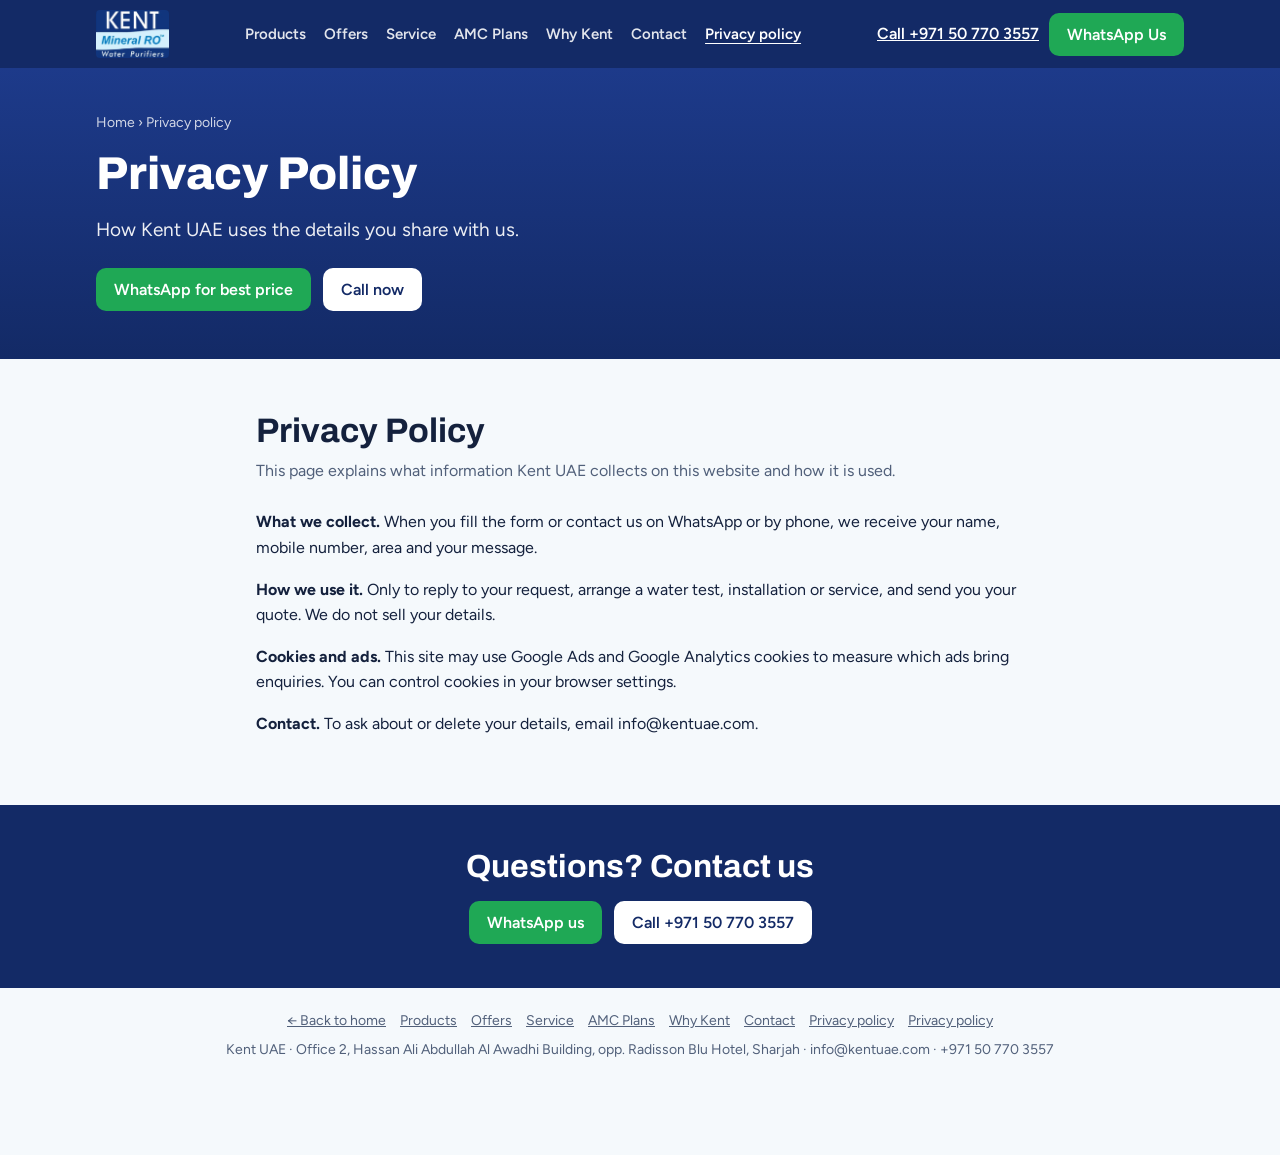
<file: privacy/index.html>
<!doctype html>
<html lang="en">
<head>
<meta charset="utf-8">
<meta name="viewport" content="width=device-width, initial-scale=1, viewport-fit=cover">
<title>Privacy Policy | Kent UAE</title>
<meta name="description" content="Privacy policy for the Kent UAE water purifier website.">
<link rel="icon" href="../logo-300x197.webp">
<link rel="preconnect" href="https://fonts.googleapis.com">
<link rel="stylesheet" href="https://fonts.googleapis.com/css2?family=Archivo:wght@500;700;800&family=Figtree:wght@400;500;600&display=swap">
<link rel="stylesheet" href="../assets/site.css">
</head>
<body>
<header class="top">
  <div class="wrap">
    <a href="../"><img src="../logo-300x197.webp" alt="KENT Mineral RO Water Purifiers UAE" width="73" height="48"></a>
    <nav aria-label="Main"><a href="../products/">Products</a><a href="../offers/">Offers</a><a href="../service/">Service</a><a href="../amc/">AMC Plans</a><a href="../why-kent/">Why Kent</a><a href="../contact/">Contact</a><a href="../privacy/" aria-current="page">Privacy policy</a></nav>
    <div class="call">
      <a class="num" href="tel:+971507703557" data-track="call">Call +971 50 770 3557</a>
      <a class="btn btn-wa" href="https://wa.me/971507703557?text=Hi%20KENT%2C%20I%20have%20a%20question." target="_blank" rel="noopener" data-track="whatsapp">WhatsApp Us</a>
    </div>
  </div>
</header>

<section class="hero">
  <div class="wrap">
    <div class="crumb"><a href="../">Home</a> › Privacy policy</div>
    <h1>Privacy Policy</h1>
    <p>How Kent UAE uses the details you share with us.</p>
    <div class="row">
      <a class="btn btn-wa" href="https://wa.me/971507703557?text=Hi%20KENT%2C%20I%20have%20a%20question." target="_blank" rel="noopener" data-track="whatsapp">WhatsApp for best price</a>
      <a class="btn btn-light" href="tel:+971507703557" data-track="call">Call now</a>
    </div>
  </div>
</section>

<section class="block">
  <div class="wrap" style="max-width:800px">
    <h2>Privacy Policy</h2>
    <p class="intro">This page explains what information Kent UAE collects on this website and how it is used.</p>
    <p><b>What we collect.</b> When you fill the form or contact us on WhatsApp or by phone, we receive your name, mobile number, area and your message.</p>
    <p><b>How we use it.</b> Only to reply to your request, arrange a water test, installation or service, and send you your quote. We do not sell your details.</p>
    <p><b>Cookies and ads.</b> This site may use Google Ads and Google Analytics cookies to measure which ads bring enquiries. You can control cookies in your browser settings.</p>
    <p><b>Contact.</b> To ask about or delete your details, email info@kentuae.com.</p>
  </div>
</section>

<section class="cta">
  <div class="wrap">
    <h2>Questions? Contact us</h2>
    <div class="row">
      <a class="btn btn-wa" href="https://wa.me/971507703557?text=Hi%20KENT%2C%20I%20have%20a%20question." target="_blank" rel="noopener" data-track="whatsapp">WhatsApp us</a>
      <a class="btn btn-light" href="tel:+971507703557" data-track="call">Call +971 50 770 3557</a>
    </div>
  </div>
</section>

<footer>
  <div class="wrap">
    <nav aria-label="Footer"><a href="../">← Back to home</a><a href="../products/">Products</a><a href="../offers/">Offers</a><a href="../service/">Service</a><a href="../amc/">AMC Plans</a><a href="../why-kent/">Why Kent</a><a href="../contact/">Contact</a><a href="../privacy/">Privacy policy</a><a href="../privacy/">Privacy policy</a></nav>
    <div>Kent UAE · Office 2, Hassan Ali Abdullah Al Awadhi Building, opp. Radisson Blu Hotel, Sharjah · info@kentuae.com · +971 50 770 3557</div>
  </div>
</footer>

<div class="bar">
  <a class="btn btn-call" href="tel:+971507703557" data-track="call">Call now</a>
  <a class="btn btn-wa" href="https://wa.me/971507703557?text=Hi%20KENT%2C%20I%20have%20a%20question." target="_blank" rel="noopener" data-track="whatsapp">WhatsApp</a>
</div>
</body>
</html>
</file>
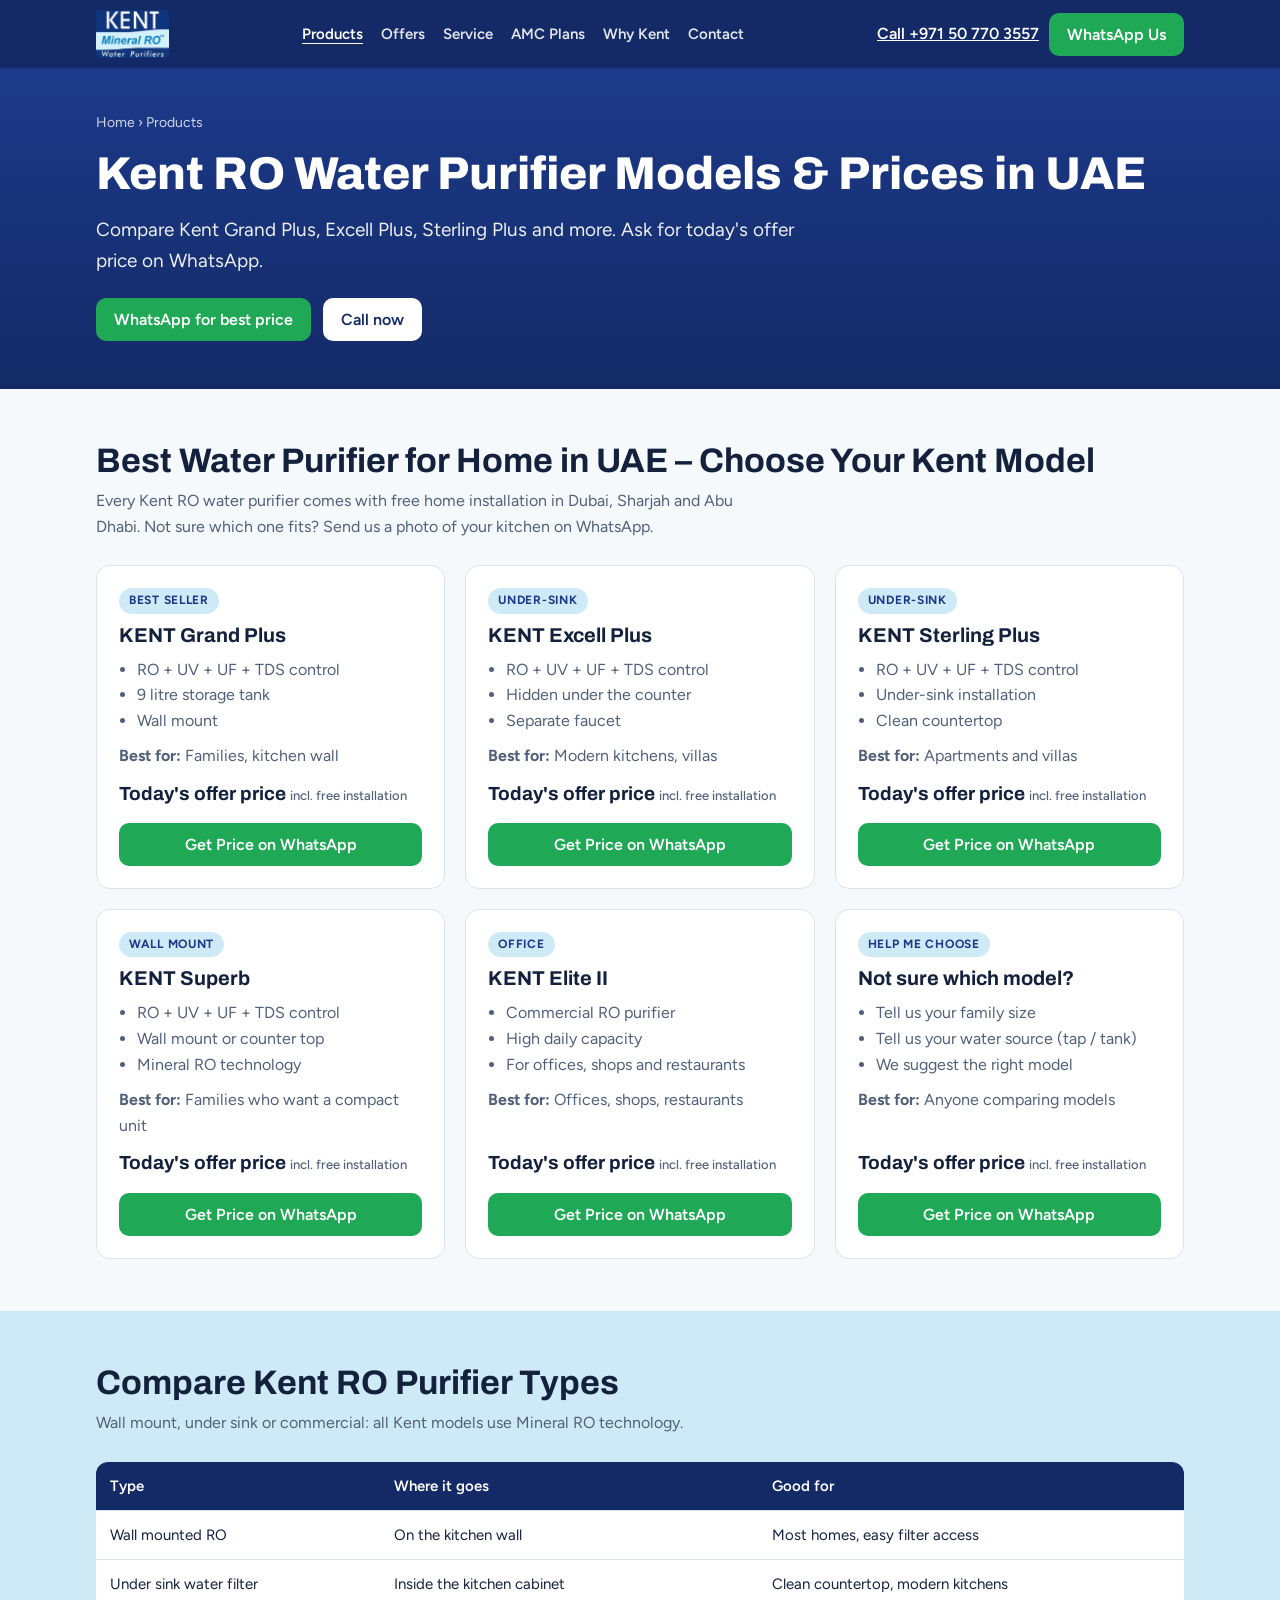
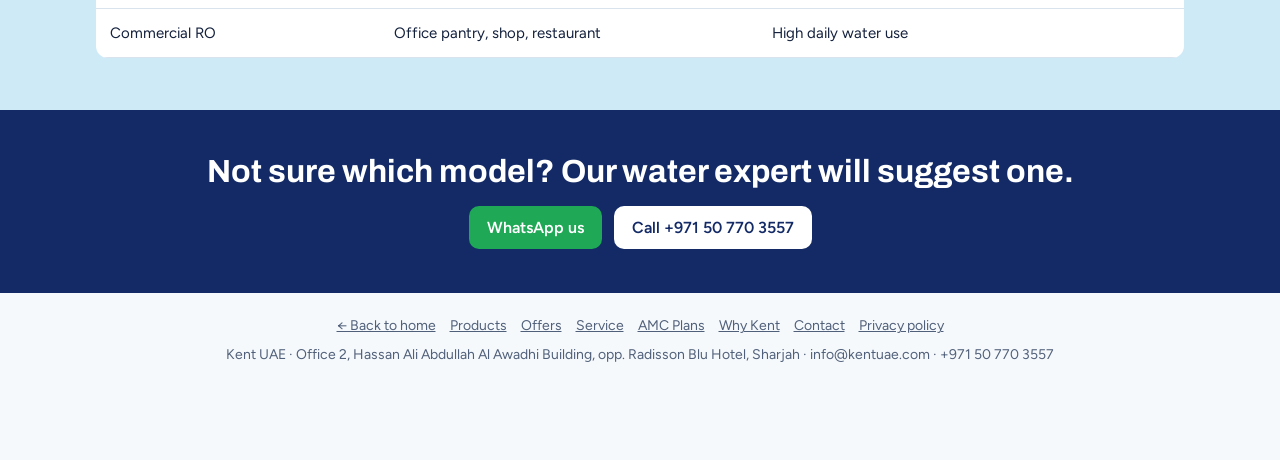
<file: products/index.html>
<!doctype html>
<html lang="en">
<head>
<meta charset="utf-8">
<meta name="viewport" content="width=device-width, initial-scale=1, viewport-fit=cover">
<title>Kent RO Water Purifier Models & Price in UAE | Kent UAE</title>
<meta name="description" content="Compare Kent Grand Plus, Excell Plus, Sterling Plus and more. Kent RO water purifier price in UAE with free installation. Get today's offer on WhatsApp.">
<link rel="icon" href="../logo-300x197.webp">
<link rel="preconnect" href="https://fonts.googleapis.com">
<link rel="stylesheet" href="https://fonts.googleapis.com/css2?family=Archivo:wght@500;700;800&family=Figtree:wght@400;500;600&display=swap">
<link rel="stylesheet" href="../assets/site.css">
</head>
<body>
<header class="top">
  <div class="wrap">
    <a href="../"><img src="../logo-300x197.webp" alt="KENT Mineral RO Water Purifiers UAE" width="73" height="48"></a>
    <nav aria-label="Main"><a href="../products/" aria-current="page">Products</a><a href="../offers/">Offers</a><a href="../service/">Service</a><a href="../amc/">AMC Plans</a><a href="../why-kent/">Why Kent</a><a href="../contact/">Contact</a></nav>
    <div class="call">
      <a class="num" href="tel:+971507703557" data-track="call">Call +971 50 770 3557</a>
      <a class="btn btn-wa" href="https://wa.me/971507703557?text=Hi%20KENT%2C%20I%20want%20price%20details%20for%20a%20Kent%20water%20purifier." target="_blank" rel="noopener" data-track="whatsapp">WhatsApp Us</a>
    </div>
  </div>
</header>

<section class="hero">
  <div class="wrap">
    <div class="crumb"><a href="../">Home</a> › Products</div>
    <h1>Kent RO Water Purifier Models &amp; Prices in UAE</h1>
    <p>Compare Kent Grand Plus, Excell Plus, Sterling Plus and more. Ask for today's offer price on WhatsApp.</p>
    <div class="row">
      <a class="btn btn-wa" href="https://wa.me/971507703557?text=Hi%20KENT%2C%20I%20want%20price%20details%20for%20a%20Kent%20water%20purifier." target="_blank" rel="noopener" data-track="whatsapp">WhatsApp for best price</a>
      <a class="btn btn-light" href="tel:+971507703557" data-track="call">Call now</a>
    </div>
  </div>
</section>

<section class="block">
  <div class="wrap">
    <h2>Best Water Purifier for Home in UAE – Choose Your Kent Model</h2>
    <p class="intro">Every Kent RO water purifier comes with free home installation in Dubai, Sharjah and Abu Dhabi. Not sure which one fits? Send us a photo of your kitchen on WhatsApp.</p>
    <div class="grid">
      <div class="card"><span class="tag">Best seller</span><h3>KENT Grand Plus</h3><ul><li>RO + UV + UF + TDS control</li><li>9 litre storage tank</li><li>Wall mount</li></ul>
<p><b>Best for:</b> Families, kitchen wall</p>
<div class="price">Today's offer price <small>incl. free installation</small></div>
<a class="btn btn-wa" href="https://wa.me/971507703557?text=Hi%20KENT%2C%20please%20send%20me%20today%27s%20offer%20price%20for%20the%20KENT%20Grand%20Plus." target="_blank" rel="noopener" data-track="whatsapp">Get Price on WhatsApp</a></div>
      <div class="card"><span class="tag">Under-sink</span><h3>KENT Excell Plus</h3><ul><li>RO + UV + UF + TDS control</li><li>Hidden under the counter</li><li>Separate faucet</li></ul>
<p><b>Best for:</b> Modern kitchens, villas</p>
<div class="price">Today's offer price <small>incl. free installation</small></div>
<a class="btn btn-wa" href="https://wa.me/971507703557?text=Hi%20KENT%2C%20please%20send%20me%20today%27s%20offer%20price%20for%20the%20KENT%20Excell%20Plus." target="_blank" rel="noopener" data-track="whatsapp">Get Price on WhatsApp</a></div>
      <div class="card"><span class="tag">Under-sink</span><h3>KENT Sterling Plus</h3><ul><li>RO + UV + UF + TDS control</li><li>Under-sink installation</li><li>Clean countertop</li></ul>
<p><b>Best for:</b> Apartments and villas</p>
<div class="price">Today's offer price <small>incl. free installation</small></div>
<a class="btn btn-wa" href="https://wa.me/971507703557?text=Hi%20KENT%2C%20please%20send%20me%20today%27s%20offer%20price%20for%20the%20KENT%20Sterling%20Plus." target="_blank" rel="noopener" data-track="whatsapp">Get Price on WhatsApp</a></div>
      <div class="card"><span class="tag">Wall mount</span><h3>KENT Superb</h3><ul><li>RO + UV + UF + TDS control</li><li>Wall mount or counter top</li><li>Mineral RO technology</li></ul>
<p><b>Best for:</b> Families who want a compact unit</p>
<div class="price">Today's offer price <small>incl. free installation</small></div>
<a class="btn btn-wa" href="https://wa.me/971507703557?text=Hi%20KENT%2C%20please%20send%20me%20today%27s%20offer%20price%20for%20the%20KENT%20Superb." target="_blank" rel="noopener" data-track="whatsapp">Get Price on WhatsApp</a></div>
      <div class="card"><span class="tag">Office</span><h3>KENT Elite II</h3><ul><li>Commercial RO purifier</li><li>High daily capacity</li><li>For offices, shops and restaurants</li></ul>
<p><b>Best for:</b> Offices, shops, restaurants</p>
<div class="price">Today's offer price <small>incl. free installation</small></div>
<a class="btn btn-wa" href="https://wa.me/971507703557?text=Hi%20KENT%2C%20please%20send%20me%20today%27s%20offer%20price%20for%20the%20KENT%20Elite%20II." target="_blank" rel="noopener" data-track="whatsapp">Get Price on WhatsApp</a></div>
      <div class="card"><span class="tag">Help me choose</span><h3>Not sure which model?</h3><ul><li>Tell us your family size</li><li>Tell us your water source (tap / tank)</li><li>We suggest the right model</li></ul>
<p><b>Best for:</b> Anyone comparing models</p>
<div class="price">Today's offer price <small>incl. free installation</small></div>
<a class="btn btn-wa" href="https://wa.me/971507703557?text=Hi%20KENT%2C%20please%20send%20me%20today%27s%20offer%20price%20for%20the%20Not%20sure%20which%20model%3F." target="_blank" rel="noopener" data-track="whatsapp">Get Price on WhatsApp</a></div>
    </div>
  </div>
</section>
<section class="block alt">
  <div class="wrap">
    <h2>Compare Kent RO Purifier Types</h2>
    <p class="intro">Wall mount, under sink or commercial: all Kent models use Mineral RO technology.</p>
    <table class="cmp">
      <tr><th>Type</th><th>Where it goes</th><th>Good for</th></tr>
      <tr><td>Wall mounted RO</td><td>On the kitchen wall</td><td>Most homes, easy filter access</td></tr>
      <tr><td>Under sink water filter</td><td>Inside the kitchen cabinet</td><td>Clean countertop, modern kitchens</td></tr>
      <tr><td>Commercial RO</td><td>Office pantry, shop, restaurant</td><td>High daily water use</td></tr>
    </table>
  </div>
</section>

<section class="cta">
  <div class="wrap">
    <h2>Not sure which model? Our water expert will suggest one.</h2>
    <div class="row">
      <a class="btn btn-wa" href="https://wa.me/971507703557?text=Hi%20KENT%2C%20I%20want%20price%20details%20for%20a%20Kent%20water%20purifier." target="_blank" rel="noopener" data-track="whatsapp">WhatsApp us</a>
      <a class="btn btn-light" href="tel:+971507703557" data-track="call">Call +971 50 770 3557</a>
    </div>
  </div>
</section>

<footer>
  <div class="wrap">
    <nav aria-label="Footer"><a href="../">← Back to home</a><a href="../products/">Products</a><a href="../offers/">Offers</a><a href="../service/">Service</a><a href="../amc/">AMC Plans</a><a href="../why-kent/">Why Kent</a><a href="../contact/">Contact</a><a href="../privacy/">Privacy policy</a></nav>
    <div>Kent UAE · Office 2, Hassan Ali Abdullah Al Awadhi Building, opp. Radisson Blu Hotel, Sharjah · info@kentuae.com · +971 50 770 3557</div>
  </div>
</footer>

<div class="bar">
  <a class="btn btn-call" href="tel:+971507703557" data-track="call">Call now</a>
  <a class="btn btn-wa" href="https://wa.me/971507703557?text=Hi%20KENT%2C%20I%20want%20price%20details%20for%20a%20Kent%20water%20purifier." target="_blank" rel="noopener" data-track="whatsapp">WhatsApp</a>
</div>
</body>
</html>
</file>
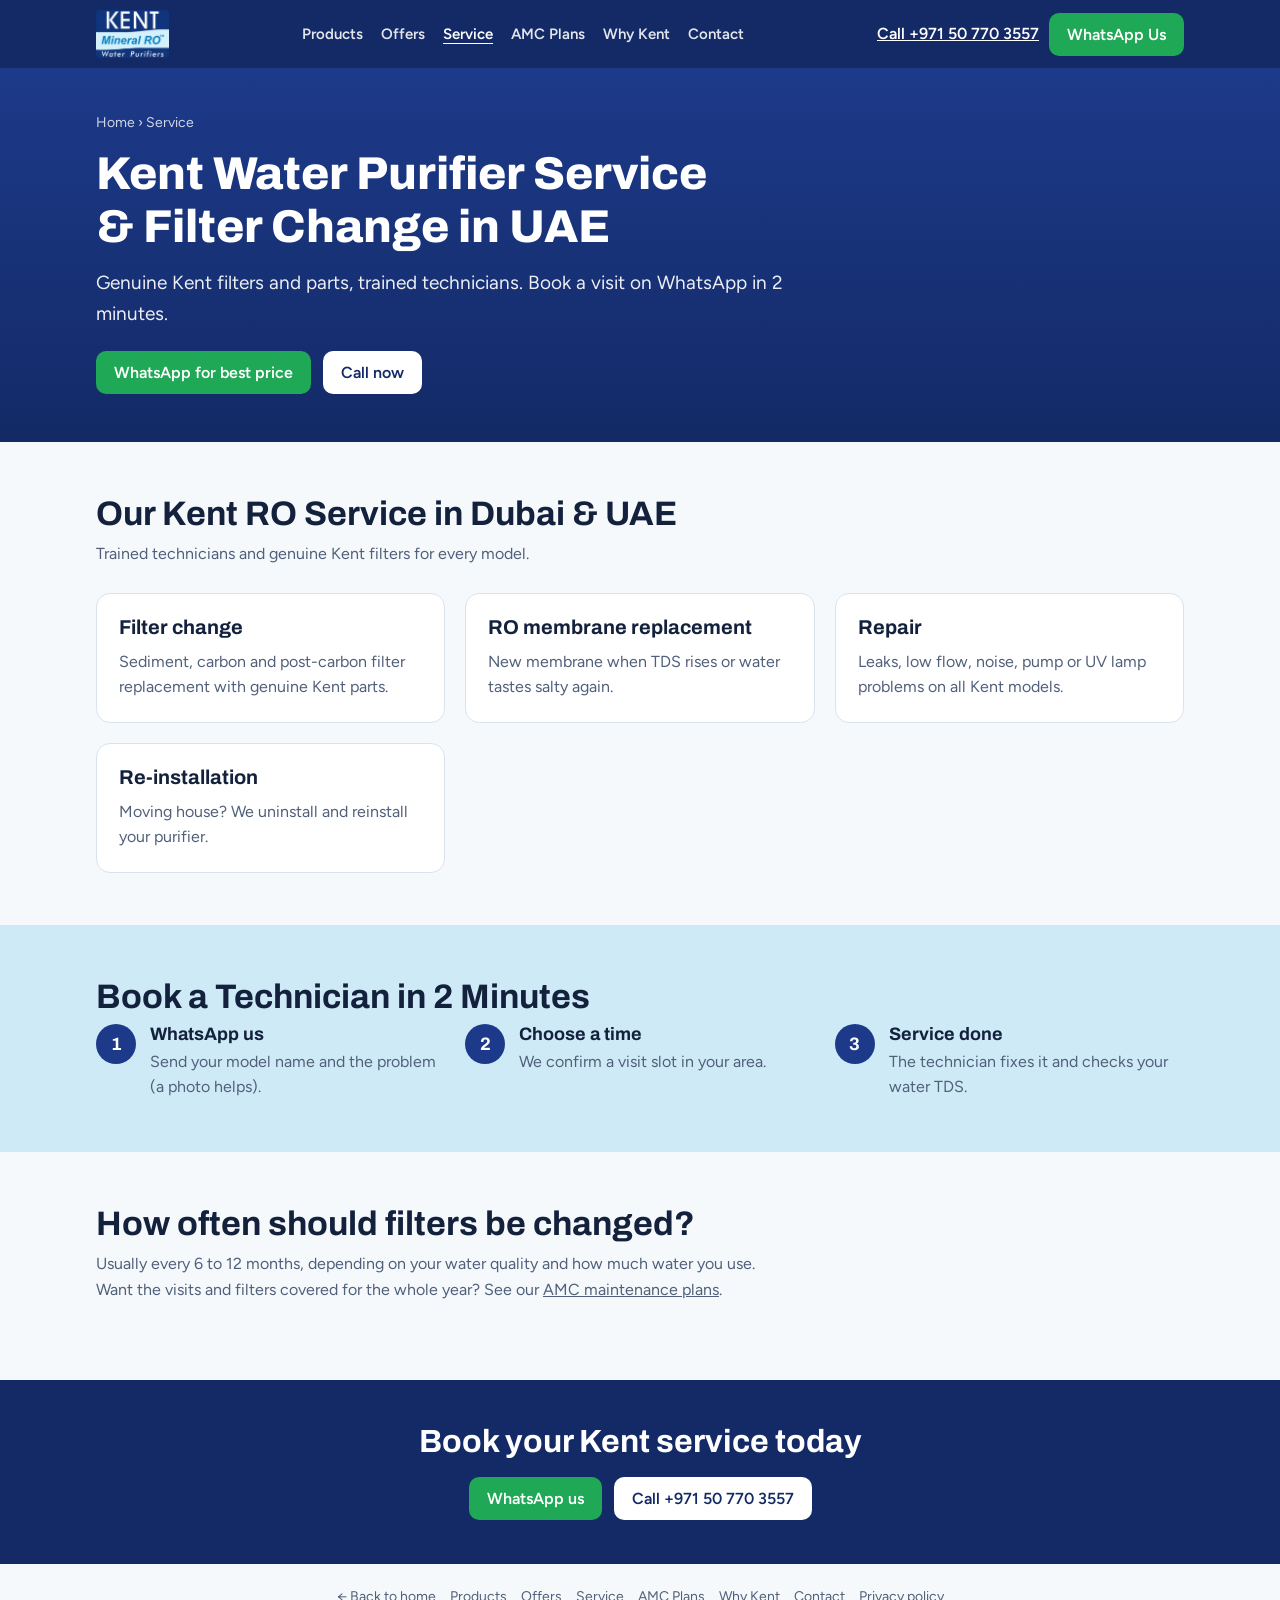
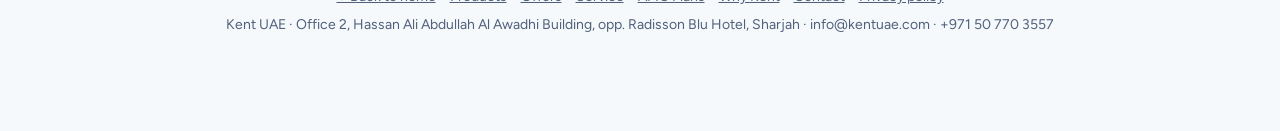
<file: service/index.html>
<!doctype html>
<html lang="en">
<head>
<meta charset="utf-8">
<meta name="viewport" content="width=device-width, initial-scale=1, viewport-fit=cover">
<title>Kent RO Service & Filter Change Dubai | Kent UAE</title>
<meta name="description" content="Kent water purifier service, filter replacement and repair in Dubai and across the UAE. Genuine Kent filters. Book a technician on WhatsApp.">
<link rel="icon" href="../logo-300x197.webp">
<link rel="preconnect" href="https://fonts.googleapis.com">
<link rel="stylesheet" href="https://fonts.googleapis.com/css2?family=Archivo:wght@500;700;800&family=Figtree:wght@400;500;600&display=swap">
<link rel="stylesheet" href="../assets/site.css">
</head>
<body>
<header class="top">
  <div class="wrap">
    <a href="../"><img src="../logo-300x197.webp" alt="KENT Mineral RO Water Purifiers UAE" width="73" height="48"></a>
    <nav aria-label="Main"><a href="../products/">Products</a><a href="../offers/">Offers</a><a href="../service/" aria-current="page">Service</a><a href="../amc/">AMC Plans</a><a href="../why-kent/">Why Kent</a><a href="../contact/">Contact</a></nav>
    <div class="call">
      <a class="num" href="tel:+971507703557" data-track="call">Call +971 50 770 3557</a>
      <a class="btn btn-wa" href="https://wa.me/971507703557?text=Hi%20KENT%2C%20I%20want%20to%20book%20a%20service%20/%20filter%20change%20for%20my%20Kent%20purifier." target="_blank" rel="noopener" data-track="whatsapp">WhatsApp Us</a>
    </div>
  </div>
</header>

<section class="hero">
  <div class="wrap">
    <div class="crumb"><a href="../">Home</a> › Service</div>
    <h1>Kent Water Purifier Service &amp; Filter Change in UAE</h1>
    <p>Genuine Kent filters and parts, trained technicians. Book a visit on WhatsApp in 2 minutes.</p>
    <div class="row">
      <a class="btn btn-wa" href="https://wa.me/971507703557?text=Hi%20KENT%2C%20I%20want%20to%20book%20a%20service%20/%20filter%20change%20for%20my%20Kent%20purifier." target="_blank" rel="noopener" data-track="whatsapp">WhatsApp for best price</a>
      <a class="btn btn-light" href="tel:+971507703557" data-track="call">Call now</a>
    </div>
  </div>
</section>

<section class="block">
  <div class="wrap">
    <h2>Our Kent RO Service in Dubai &amp; UAE</h2>
    <p class="intro">Trained technicians and genuine Kent filters for every model.</p>
    <div class="grid">
      <div class="card"><h3>Filter change</h3><p>Sediment, carbon and post-carbon filter replacement with genuine Kent parts.</p></div>
      <div class="card"><h3>RO membrane replacement</h3><p>New membrane when TDS rises or water tastes salty again.</p></div>
      <div class="card"><h3>Repair</h3><p>Leaks, low flow, noise, pump or UV lamp problems on all Kent models.</p></div>
      <div class="card"><h3>Re-installation</h3><p>Moving house? We uninstall and reinstall your purifier.</p></div>
    </div>
  </div>
</section>
<section class="block alt">
  <div class="wrap">
    <h2>Book a Technician in 2 Minutes</h2>
    <div class="steps">
      <div class="step"><div><h3>WhatsApp us</h3><p>Send your model name and the problem (a photo helps).</p></div></div>
      <div class="step"><div><h3>Choose a time</h3><p>We confirm a visit slot in your area.</p></div></div>
      <div class="step"><div><h3>Service done</h3><p>The technician fixes it and checks your water TDS.</p></div></div>
    </div>
  </div>
</section>
<section class="block">
  <div class="wrap">
    <h2>How often should filters be changed?</h2>
    <p class="intro">Usually every 6 to 12 months, depending on your water quality and how much water you use. Want the visits and filters covered for the whole year? See our <a href="../amc/">AMC maintenance plans</a>.</p>
  </div>
</section>

<section class="cta">
  <div class="wrap">
    <h2>Book your Kent service today</h2>
    <div class="row">
      <a class="btn btn-wa" href="https://wa.me/971507703557?text=Hi%20KENT%2C%20I%20want%20to%20book%20a%20service%20/%20filter%20change%20for%20my%20Kent%20purifier." target="_blank" rel="noopener" data-track="whatsapp">WhatsApp us</a>
      <a class="btn btn-light" href="tel:+971507703557" data-track="call">Call +971 50 770 3557</a>
    </div>
  </div>
</section>

<footer>
  <div class="wrap">
    <nav aria-label="Footer"><a href="../">← Back to home</a><a href="../products/">Products</a><a href="../offers/">Offers</a><a href="../service/">Service</a><a href="../amc/">AMC Plans</a><a href="../why-kent/">Why Kent</a><a href="../contact/">Contact</a><a href="../privacy/">Privacy policy</a></nav>
    <div>Kent UAE · Office 2, Hassan Ali Abdullah Al Awadhi Building, opp. Radisson Blu Hotel, Sharjah · info@kentuae.com · +971 50 770 3557</div>
  </div>
</footer>

<div class="bar">
  <a class="btn btn-call" href="tel:+971507703557" data-track="call">Call now</a>
  <a class="btn btn-wa" href="https://wa.me/971507703557?text=Hi%20KENT%2C%20I%20want%20to%20book%20a%20service%20/%20filter%20change%20for%20my%20Kent%20purifier." target="_blank" rel="noopener" data-track="whatsapp">WhatsApp</a>
</div>
</body>
</html>
</file>
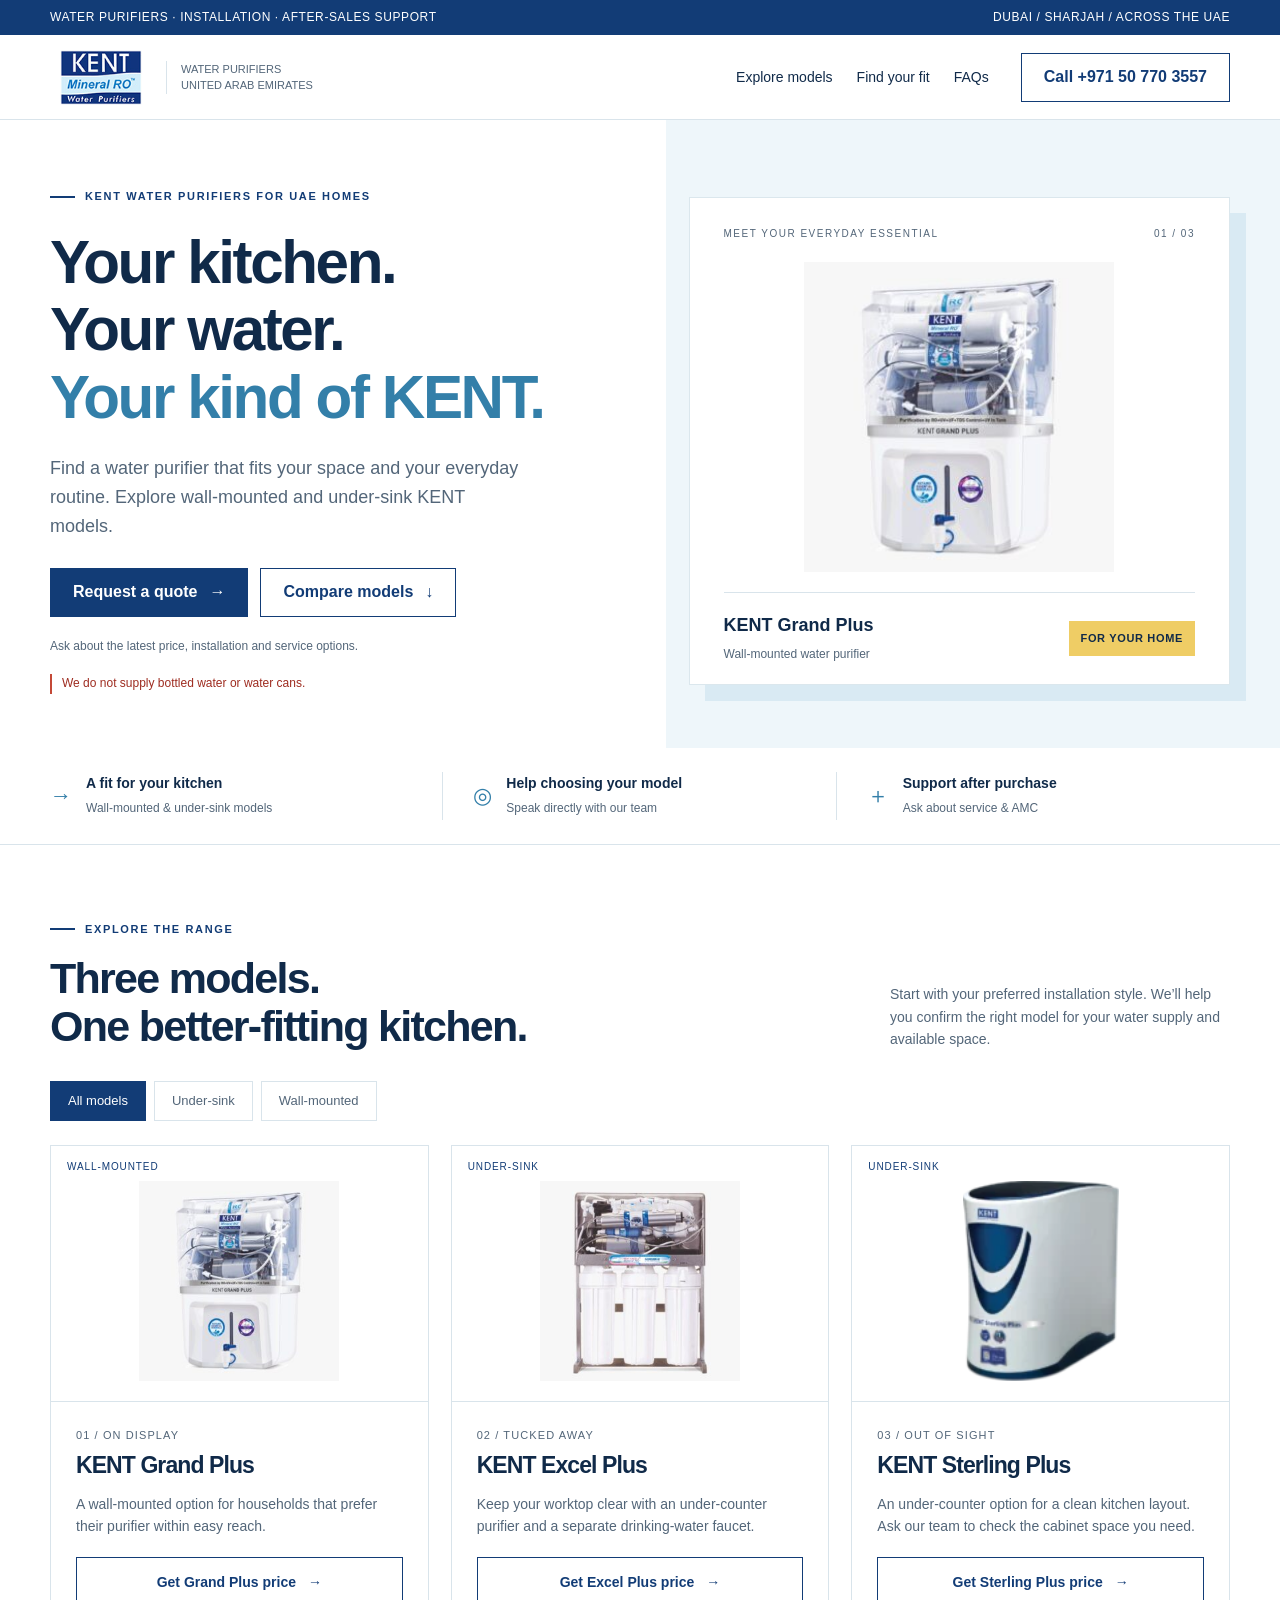
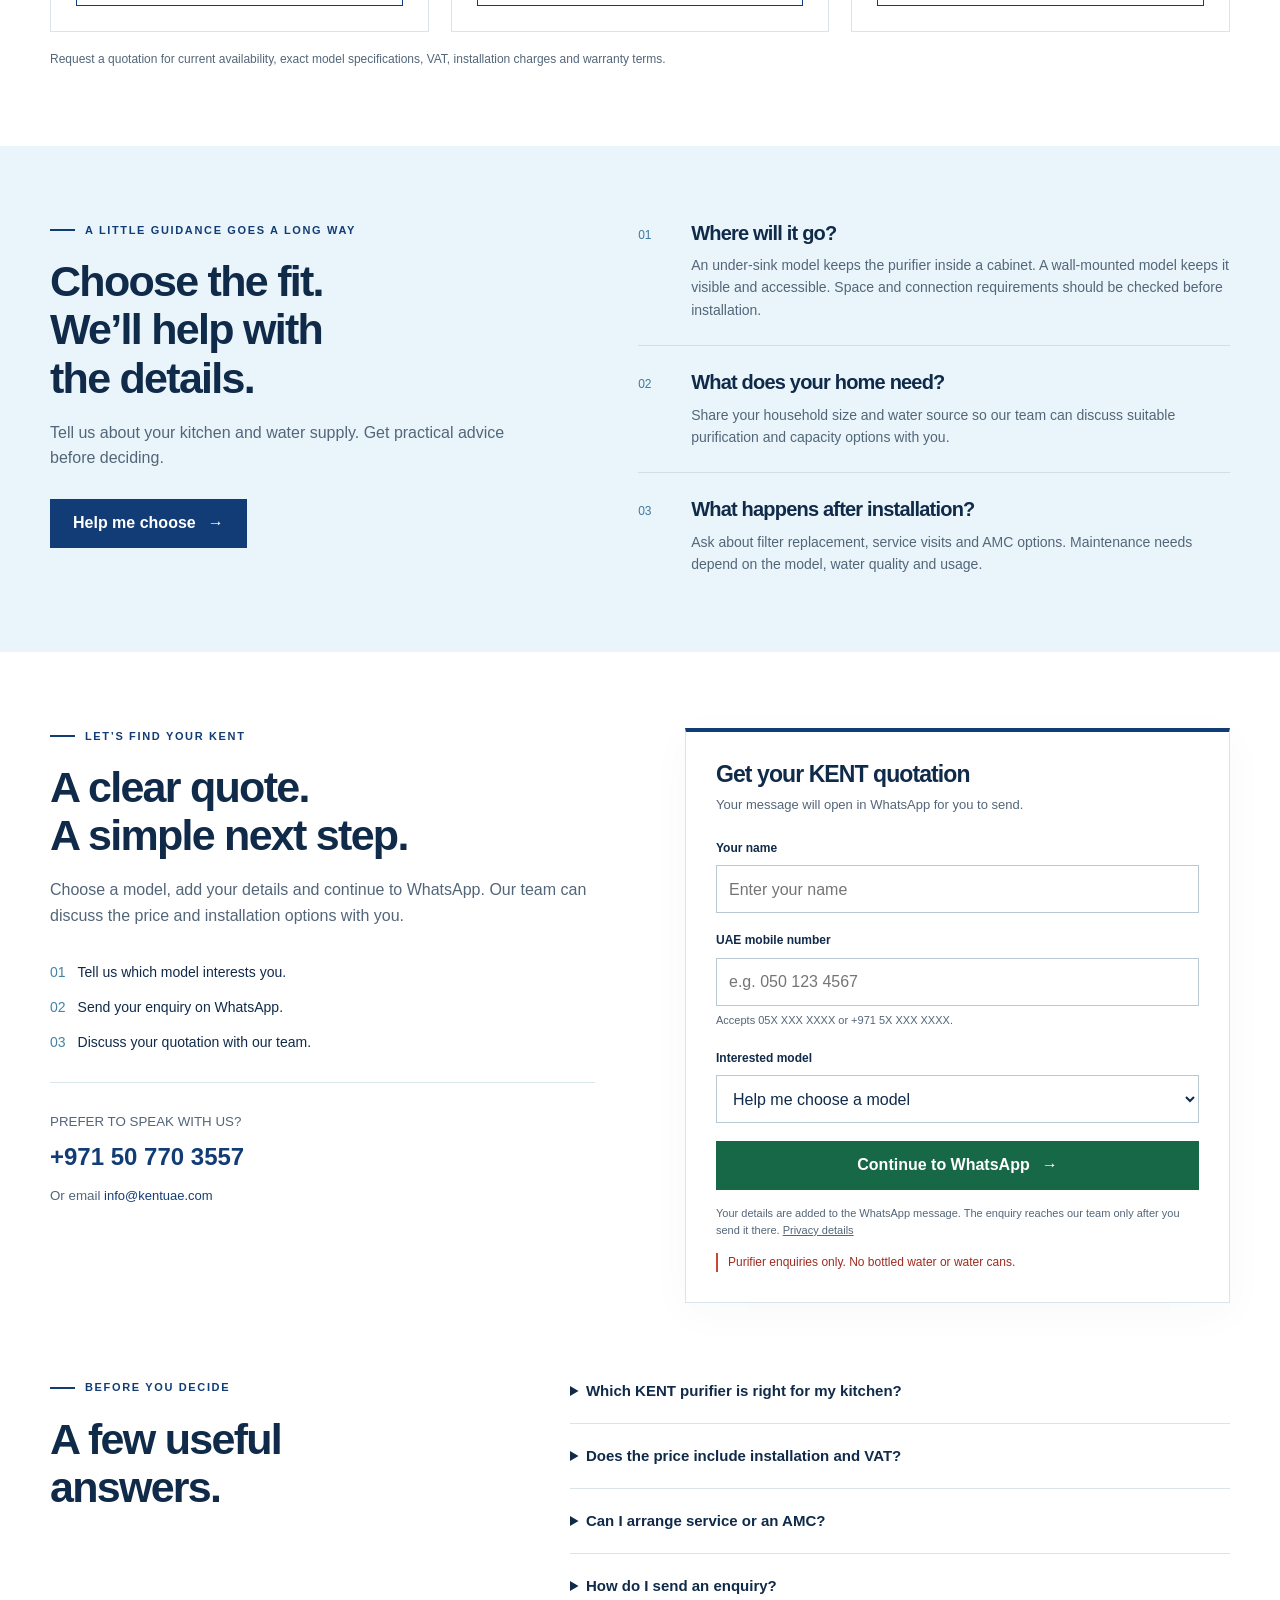
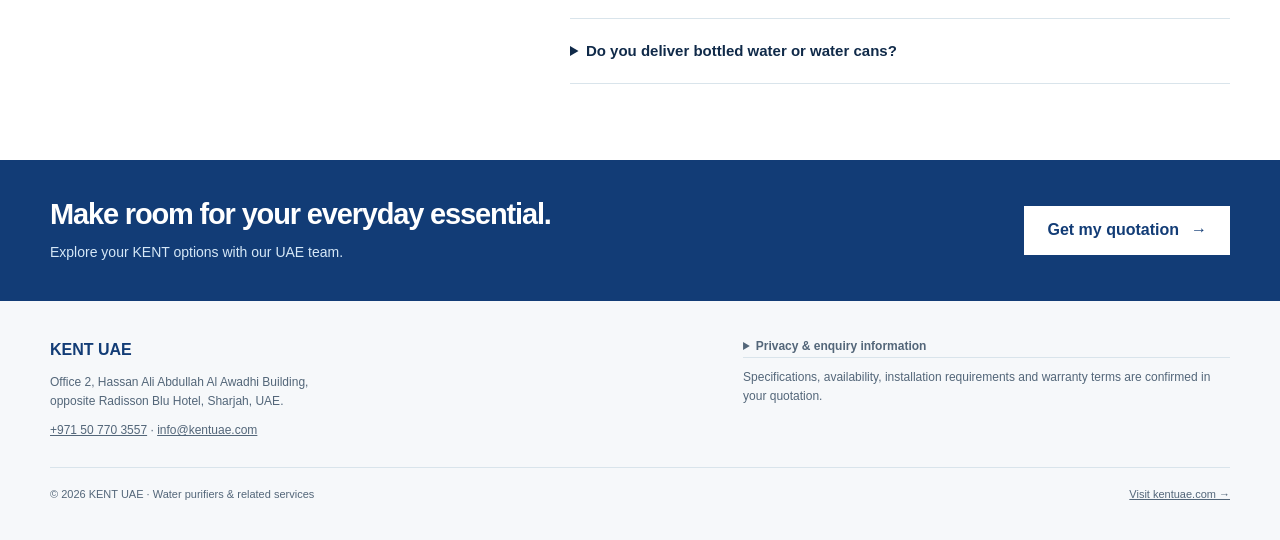
<file: water-purifier-offer/index.html>
<!doctype html>
<html lang="en">
<head>
<meta charset="utf-8"><meta name="viewport" content="width=device-width, initial-scale=1">
<title>KENT Water Purifiers UAE | Find Your Kitchen’s Fit</title>
<meta name="description" content="Explore KENT Grand Plus, Excel Plus and Sterling Plus water purifiers. Ask about prices, installation and service in the UAE. Contact KENT UAE.">
<meta name="theme-color" content="#123c76">
<style>
:root{--blue:#123c76;--dark:#102a49;--sky:#eaf5fb;--muted:#536679;--line:#d9e4eb;--green:#176846;--yellow:#efcd65}*{box-sizing:border-box}html{scroll-behavior:smooth;scroll-padding-top:100px}body{margin:0;color:var(--dark);background:#fff;font:16px/1.6 Arial,Helvetica,sans-serif}button,input,select{font:inherit}a{color:inherit}button,a,input,select,summary{-webkit-tap-highlight-color:transparent}:focus-visible{outline:3px solid #c79523;outline-offset:5px}.container{width:min(1180px,calc(100% - 48px));margin:auto}.topline{background:var(--blue);color:#fff;font-size:12px;letter-spacing:.05em;padding:8px 0}.topline .container{display:flex;justify-content:space-between;gap:20px}.header{position:sticky;top:0;background:#fff;z-index:10;border-bottom:1px solid var(--line)}.header .container{height:84px;display:flex;align-items:center;gap:32px}.brand{display:flex;align-items:center;gap:14px;text-decoration:none;margin-right:auto}.brand img{width:102px;height:55px;object-fit:contain}.brand span{font-size:11px;border-left:1px solid var(--line);padding-left:14px;line-height:1.5;color:var(--muted)}.header nav{display:flex;gap:24px;font-size:14px}.header nav a{text-decoration:none}.btn{display:inline-flex;justify-content:center;align-items:center;gap:12px;min-height:49px;padding:12px 22px;border:1px solid var(--blue);background:var(--blue);color:#fff;font-weight:700;text-decoration:none;cursor:pointer;line-height:1.3}.btn:hover{background:#0b2d5d}.btn.light{background:#fff;color:var(--blue)}.btn.light:hover{background:var(--sky)}.btn.green{background:var(--green);border-color:var(--green)}.eyebrow{text-transform:uppercase;letter-spacing:.15em;font-size:11px;font-weight:700;color:var(--blue);display:flex;gap:10px;align-items:center}.eyebrow:before{content:'';width:25px;height:2px;background:currentColor}h1,h2,h3,p{margin:0}h1,h2,h3{line-height:1.12;letter-spacing:-.04em}h1{font-size:clamp(42px,4.7vw,64px);font-weight:700;margin:23px 0}h1 span{color:#337fa9}h2{font-size:clamp(31px,3.5vw,43px)}h3{font-size:23px}.hero{background:linear-gradient(90deg,#fff 0 52%,#eef6fa 52% 100%)}.hero-grid{display:grid;grid-template-columns:1.05fr 1fr;gap:70px;align-items:center;padding:68px 0 54px}.hero p{max-width:475px;font-size:18px;color:var(--muted)}.actions{display:flex;gap:12px;flex-wrap:wrap;margin:28px 0 20px}.hero .small{font-size:12px}.hero-art{position:relative;background:#fff;border:1px solid #dbe7ed;padding:28px 34px 0;box-shadow:16px 16px 0 #d9eaf3}.art-top{display:flex;justify-content:space-between;font-size:10px;letter-spacing:.15em;color:var(--muted)}.hero-art img{display:block;width:100%;height:310px;object-fit:contain;margin:20px 0}.art-bottom{border-top:1px solid var(--line);padding:18px 0;display:flex;align-items:center;justify-content:space-between;gap:12px}.art-bottom strong{display:block;font-size:18px}.art-bottom span{font-size:12px;color:var(--muted)}.art-tag{background:var(--yellow);padding:9px 12px;font-size:11px;font-weight:700;letter-spacing:.06em}.notice{font-size:12px;color:#9e2c20;border-left:2px solid #c44937;padding-left:10px;max-width:440px}.strip{border-bottom:1px solid var(--line)}.strip .container{display:grid;grid-template-columns:repeat(3,1fr);padding:24px 0}.strip-item{padding:0 30px;border-right:1px solid var(--line);display:flex;align-items:center;gap:14px}.strip-item:first-child{padding-left:0}.strip-item:last-child{border:0}.strip-icon{font-size:22px;color:#337fa9}.strip-item b{display:block;font-size:14px}.strip-item span{font-size:12px;color:var(--muted)}section{padding:76px 0}.section-head{display:flex;align-items:flex-end;justify-content:space-between;gap:30px;margin-bottom:30px}.section-head .eyebrow{margin-bottom:16px}.section-head p{max-width:340px;color:var(--muted);font-size:14px}.filters{display:flex;gap:8px;margin:24px 0}.filter{background:white;border:1px solid var(--line);padding:9px 17px;color:var(--muted);font-size:13px;cursor:pointer}.filter[aria-pressed=true]{background:var(--blue);color:#fff;border-color:var(--blue)}.products{display:grid;grid-template-columns:repeat(3,1fr);gap:22px}.product{border:1px solid var(--line);background:#fff;display:flex;flex-direction:column}.product[hidden]{display:none}.product-art{position:relative;border-bottom:1px solid var(--line);padding:35px 30px 20px;min-height:252px}.product-art img{width:100%;height:200px;object-fit:contain;display:block}.label{position:absolute;top:13px;left:16px;font-size:10px;letter-spacing:.09em;color:var(--blue);text-transform:uppercase}.product-body{padding:25px;display:flex;flex-direction:column;flex:1}.product-body h3{margin:8px 0 14px}.product-body p{font-size:14px;color:var(--muted);margin-bottom:20px}.product-body .btn{width:100%;margin-top:auto;font-size:14px}.product-number{font-size:11px;color:var(--muted);letter-spacing:.1em}.under-note{margin-top:18px;font-size:12px;color:var(--muted)}.guide{background:var(--sky)}.guide-grid{display:grid;grid-template-columns:1fr 1.2fr;gap:95px;align-items:start}.guide h2{margin:18px 0}.guide p{color:var(--muted)}.guide-list{display:grid;gap:25px}.guide-row{display:grid;grid-template-columns:35px 1fr;gap:18px;border-bottom:1px solid #cfdee7;padding-bottom:24px}.guide-row:last-child{border:0;padding-bottom:0}.guide-row .number{color:#3d789b;font-size:12px;padding-top:4px}.guide-row h3{font-size:20px;margin-bottom:10px}.guide-row p{font-size:14px}.enquiry-grid{display:grid;grid-template-columns:1fr 1fr;gap:90px}.enquiry h2{margin:18px 0}.enquiry-copy>p{color:var(--muted)}.contact-line{margin-top:28px;padding-top:25px;border-top:1px solid var(--line)}.contact-line a{display:block;font-weight:700;color:var(--blue);text-decoration:none;font-size:24px;margin:5px 0}.contact-line small{color:var(--muted)}.steps{margin-top:32px;display:grid;gap:13px;font-size:14px}.steps span{color:#4283a5;margin-right:12px}.form{border:1px solid var(--line);border-top:4px solid var(--blue);padding:30px;background:#fff;box-shadow:0 10px 40px #16345108}.form h3{margin-bottom:8px}.form .sub{font-size:13px;color:var(--muted);margin-bottom:23px}.field{margin-bottom:18px}.field label{display:block;font-size:12px;font-weight:700;margin-bottom:7px}.field input,.field select{display:block;width:100%;min-height:48px;border:1px solid #b8c9d4;border-radius:0;background:#fff;padding:10px 12px;color:var(--dark)}.field small{font-size:11px;color:var(--muted)}.form .btn{width:100%}.consent{font-size:11px;line-height:1.5;color:var(--muted);margin:15px 0}.form-status{font-size:13px;background:#edf7f1;border-left:3px solid var(--green);padding:13px;margin-top:17px}.faq{padding-top:0}.faq-grid{display:grid;grid-template-columns:1fr 1.5fr;gap:80px}details{border-bottom:1px solid var(--line);padding:20px 0}details:first-child{padding-top:0}summary{font-weight:700;cursor:pointer;font-size:15px}details p{margin-top:12px;font-size:14px;color:var(--muted)}.closing{background:var(--blue);color:#fff;padding:38px 0}.closing .container{display:flex;align-items:center;justify-content:space-between;gap:30px}.closing h2{font-size:29px}.closing p{font-size:14px;margin-top:10px;color:#d6e8f7}.closing .btn{border-color:#fff;white-space:nowrap}footer{background:#f6f8fa;padding:36px 0;color:var(--muted);font-size:12px}.footer-grid{display:grid;grid-template-columns:1.3fr 1fr;gap:60px}footer strong{color:var(--blue);font-size:16px}footer p{margin-top:10px}footer details{padding-bottom:0}footer summary{font-size:12px}.copyright{margin-top:27px;padding-top:18px;border-top:1px solid var(--line);display:flex;justify-content:space-between;gap:15px;font-size:11px}.mobile-bar{display:none}body:has(.filter:focus-visible) .filter{scroll-margin-top:130px}@media(max-width:950px){.header nav{display:none}.hero-grid{gap:36px}h1{font-size:46px}.hero-art{padding:20px 22px 0}.hero-art img{height:270px}.guide-grid,.enquiry-grid{gap:45px}.faq-grid{gap:40px}.product-body{padding:20px}.strip-item{padding:0 18px}.strip-icon{display:none}}@media(max-width:680px){html{scroll-padding-top:90px}.container{width:calc(100% - 36px)}body{padding-bottom:72px}.topline{font-size:10px}.topline .container span:last-child{display:none}.header .container{height:72px;gap:12px}.brand img{width:84px;height:48px}.brand span{display:none}.header .btn{font-size:12px;padding:10px 15px;min-height:42px}.hero{background:linear-gradient(#fff 0 55%,#eef6fa 55%)}.hero-grid{grid-template-columns:1fr;padding:38px 0 35px;gap:34px}h1{font-size:43px;margin:18px 0}.hero p{font-size:16px}.actions{margin:23px 0 18px}.actions .btn{flex:1;padding:12px;font-size:13px}.hero-art{margin:0 12px 10px 0}.hero-art img{height:245px;margin:12px 0}.strip .container{grid-template-columns:1fr;padding:8px 0}.strip-item,.strip-item:first-child{padding:12px 0;border-right:0;border-bottom:1px solid var(--line)}.strip-item b{display:inline;font-size:12px}.strip-item span{margin-left:8px;font-size:11px}.strip-icon{display:block;font-size:18px}.strip-item:last-child{border:0}section{padding:48px 0}.section-head{display:block;margin-bottom:24px}.section-head p{margin-top:17px}.filters{gap:6px}.filter{padding:9px 12px;font-size:12px}.products{grid-template-columns:1fr;gap:18px}.product-art img{height:210px}.product-art{min-height:245px}.product-body{padding:24px}.product-body p{margin-bottom:18px}.guide-grid,.enquiry-grid,.faq-grid{grid-template-columns:1fr;gap:30px}.form{padding:23px}.faq{padding-top:0}.closing .container{display:block}.closing h2{font-size:28px}.closing .btn{margin-top:22px}.footer-grid{grid-template-columns:1fr;gap:20px}.copyright{display:block}.copyright span{display:block;margin-top:7px}.mobile-bar{display:flex;position:fixed;bottom:0;left:0;right:0;background:#fff;border-top:1px solid var(--line);padding:10px 12px calc(10px + env(safe-area-inset-bottom));gap:10px;z-index:20}.mobile-bar .btn{flex:1;font-size:13px;min-height:45px}}@media(prefers-reduced-motion:reduce){html{scroll-behavior:auto}}
</style>
</head>
<body>
<div class="topline"><div class="container"><span>WATER PURIFIERS · INSTALLATION · AFTER-SALES SUPPORT</span><span>DUBAI / SHARJAH / ACROSS THE UAE</span></div></div>
<header class="header"><div class="container"><a class="brand" href="#" aria-label="KENT UAE home"><img src="[data-uri]" alt="KENT" width="102" height="55"><span>WATER PURIFIERS<br>UNITED ARAB EMIRATES</span></a><nav aria-label="Page navigation"><a href="#models">Explore models</a><a href="#guide">Find your fit</a><a href="#faq">FAQs</a></nav><a class="btn light" data-track="call_click" href="tel:+971507703557">Call +971 50 770 3557</a></div></header>
<main>
<div class="hero"><div class="container hero-grid"><div><div class="eyebrow">KENT water purifiers for UAE homes</div><h1>Your kitchen.<br>Your water.<br><span>Your kind of KENT.</span></h1><p>Find a water purifier that fits your space and your everyday routine. Explore wall-mounted and under-sink KENT models.</p><div class="actions"><a class="btn" href="#enquire">Request a quote <span aria-hidden="true">→</span></a><a class="btn light" href="#models">Compare models <span aria-hidden="true">↓</span></a></div><p class="small">Ask about the latest price, installation and service options.</p><div class="notice" style="margin-top:18px">We do not supply bottled water or water cans.</div></div><div class="hero-art"><div class="art-top"><span>MEET YOUR EVERYDAY ESSENTIAL</span><span>01 / 03</span></div><img src="[data-uri]" alt="KENT Grand Plus wall-mounted water purifier" width="300" height="300" fetchpriority="high"><div class="art-bottom"><div><strong>KENT Grand Plus</strong><span>Wall-mounted water purifier</span></div><div class="art-tag">FOR YOUR HOME</div></div></div></div></div>
<div class="strip"><div class="container"><div class="strip-item"><div class="strip-icon" aria-hidden="true">→</div><div><b>A fit for your kitchen</b><span>Wall-mounted & under-sink models</span></div></div><div class="strip-item"><div class="strip-icon" aria-hidden="true">◎</div><div><b>Help choosing your model</b><span>Speak directly with our team</span></div></div><div class="strip-item"><div class="strip-icon" aria-hidden="true">＋</div><div><b>Support after purchase</b><span>Ask about service & AMC</span></div></div></div></div>
<section id="models"><div class="container"><div class="section-head"><div><div class="eyebrow">Explore the range</div><h2>Three models.<br>One better-fitting kitchen.</h2></div><p>Start with your preferred installation style. We’ll help you confirm the right model for your water supply and available space.</p></div><div class="filters" role="group" aria-label="Filter by installation style"><button class="filter" type="button" aria-pressed="true" data-filter="all">All models</button><button class="filter" type="button" aria-pressed="false" data-filter="under">Under-sink</button><button class="filter" type="button" aria-pressed="false" data-filter="wall">Wall-mounted</button></div><div class="products" aria-live="polite">
<article class="product" data-type="wall"><div class="product-art"><span class="label">Wall-mounted</span><img src="[data-uri]" alt="KENT Grand Plus" width="300" height="300" loading="lazy"></div><div class="product-body"><span class="product-number">01 / ON DISPLAY</span><h3>KENT Grand Plus</h3><p>A wall-mounted option for households that prefer their purifier within easy reach.</p><button class="btn light model-cta" type="button" data-model="KENT Grand Plus">Get Grand Plus price <span aria-hidden="true">→</span></button></div></article>
<article class="product" data-type="under"><div class="product-art"><span class="label">Under-sink</span><img src="[data-uri]" alt="KENT Excel Plus" width="300" height="300" loading="lazy"></div><div class="product-body"><span class="product-number">02 / TUCKED AWAY</span><h3>KENT Excel Plus</h3><p>Keep your worktop clear with an under-counter purifier and a separate drinking-water faucet.</p><button class="btn light model-cta" type="button" data-model="KENT Excel Plus">Get Excel Plus price <span aria-hidden="true">→</span></button></div></article>
<article class="product" data-type="under"><div class="product-art"><span class="label">Under-sink</span><img src="[data-uri]" alt="KENT Sterling Plus" width="117" height="150" loading="lazy"></div><div class="product-body"><span class="product-number">03 / OUT OF SIGHT</span><h3>KENT Sterling Plus</h3><p>An under-counter option for a clean kitchen layout. Ask our team to check the cabinet space you need.</p><button class="btn light model-cta" type="button" data-model="KENT Sterling Plus">Get Sterling Plus price <span aria-hidden="true">→</span></button></div></article>
</div><p class="under-note">Request a quotation for current availability, exact model specifications, VAT, installation charges and warranty terms.</p></div></section>
<section class="guide" id="guide"><div class="container guide-grid"><div><div class="eyebrow">A little guidance goes a long way</div><h2>Choose the fit.<br>We’ll help with<br>the details.</h2><p>Tell us about your kitchen and water supply. Get practical advice before deciding.</p><div class="actions"><a class="btn" href="#enquire">Help me choose <span aria-hidden="true">→</span></a></div></div><div class="guide-list"><div class="guide-row"><span class="number">01</span><div><h3>Where will it go?</h3><p>An under-sink model keeps the purifier inside a cabinet. A wall-mounted model keeps it visible and accessible. Space and connection requirements should be checked before installation.</p></div></div><div class="guide-row"><span class="number">02</span><div><h3>What does your home need?</h3><p>Share your household size and water source so our team can discuss suitable purification and capacity options with you.</p></div></div><div class="guide-row"><span class="number">03</span><div><h3>What happens after installation?</h3><p>Ask about filter replacement, service visits and AMC options. Maintenance needs depend on the model, water quality and usage.</p></div></div></div></div></section>
<section class="enquiry" id="enquire"><div class="container enquiry-grid"><div class="enquiry-copy"><div class="eyebrow">Let’s find your KENT</div><h2>A clear quote.<br>A simple next step.</h2><p>Choose a model, add your details and continue to WhatsApp. Our team can discuss the price and installation options with you.</p><div class="steps"><div><span>01</span>Tell us which model interests you.</div><div><span>02</span>Send your enquiry on WhatsApp.</div><div><span>03</span>Discuss your quotation with our team.</div></div><div class="contact-line"><small>PREFER TO SPEAK WITH US?</small><a data-track="call_click" href="tel:+971507703557">+971 50 770 3557</a><small>Or email <a style="display:inline;font-size:13px;font-weight:400" href="mailto:info@kentuae.com">info@kentuae.com</a></small></div></div>
<form class="form" id="enquiry-form"><h3>Get your KENT quotation</h3><p class="sub">Your message will open in WhatsApp for you to send.</p><div class="field"><label for="customer-name">Your name</label><input id="customer-name" name="customerName" autocomplete="name" placeholder="Enter your name" maxlength="80" required></div><div class="field"><label for="customer-phone">UAE mobile number</label><input id="customer-phone" name="customerPhone" type="tel" inputmode="tel" autocomplete="tel" placeholder="e.g. 050 123 4567" maxlength="24" required aria-describedby="phone-help"><small id="phone-help">Accepts 05X XXX XXXX or +971 5X XXX XXXX.</small></div><div class="field"><label for="model">Interested model</label><select id="model" name="model"><option>Help me choose a model</option><option>KENT Grand Plus</option><option>KENT Excel Plus</option><option>KENT Sterling Plus</option></select></div><button type="submit" class="btn green">Continue to WhatsApp <span aria-hidden="true">→</span></button><p class="consent">Your details are added to the WhatsApp message. The enquiry reaches our team only after you send it there. <a href="#privacy">Privacy details</a></p><div class="notice">Purifier enquiries only. No bottled water or water cans.</div><p class="form-status" id="form-status" role="status" hidden>Your enquiry is ready. <a id="whatsapp-ready" target="_blank" rel="noopener noreferrer">Open WhatsApp and send your message</a>. Nothing has been submitted to our team yet.</p></form></div></section>
<section class="faq" id="faq"><div class="container faq-grid"><div><div class="eyebrow" style="margin-bottom:18px">Before you decide</div><h2>A few useful<br>answers.</h2></div><div><details><summary>Which KENT purifier is right for my kitchen?</summary><p>Start with the available space: under-sink or wall-mounted. Our team can then help you compare models based on your household’s needs and water supply.</p></details><details><summary>Does the price include installation and VAT?</summary><p>Ask for a written quotation showing the purifier price, VAT, installation charges and any extra fittings. The quotation will confirm exactly what is included.</p></details><details><summary>Can I arrange service or an AMC?</summary><p>Contact our team with your model name to discuss filter changes, service visits and available AMC terms.</p></details><details><summary>How do I send an enquiry?</summary><p>Complete the short form, tap “Continue to WhatsApp” and send the prepared message in WhatsApp. You can also call us directly. Completing the form alone does not book a callback.</p></details><details><summary>Do you deliver bottled water or water cans?</summary><p>No. This page is for water purifiers, installation enquiries and related support.</p></details></div></div></section>
<div class="closing"><div class="container"><div><h2>Make room for your everyday essential.</h2><p>Explore your KENT options with our UAE team.</p></div><a class="btn light" href="#enquire">Get my quotation <span aria-hidden="true">→</span></a></div></div>
</main>
<footer><div class="container"><div class="footer-grid"><div><strong>KENT UAE</strong><p>Office 2, Hassan Ali Abdullah Al Awadhi Building,<br>opposite Radisson Blu Hotel, Sharjah, UAE.</p><p><a href="tel:+971507703557">+971 50 770 3557</a> · <a href="mailto:info@kentuae.com">info@kentuae.com</a></p></div><div><details id="privacy"><summary>Privacy & enquiry information</summary><p>This page uses the details you enter to prepare a WhatsApp enquiry. It does not store those details in a customer database or browser storage. Sending the message shares them with our team through WhatsApp, which applies its own privacy terms. We use your enquiry to respond about products and services. Contact info@kentuae.com with questions about your details.</p></details><p>Specifications, availability, installation requirements and warranty terms are confirmed in your quotation.</p></div></div><div class="copyright"><span>© 2026 KENT UAE · Water purifiers & related services</span><a href="https://kentuae.com/" target="_blank" rel="noopener">Visit kentuae.com →</a></div></div></footer>
<div class="mobile-bar" aria-label="Quick contact"><a class="btn light" data-track="call_click" href="tel:+971507703557">Call now</a><a class="btn green" href="#enquire">WhatsApp enquiry</a></div>
<script>
'use strict';
const form=document.getElementById('enquiry-form');
const nameInput=document.getElementById('customer-name');
const phoneInput=document.getElementById('customer-phone');
const modelInput=document.getElementById('model');
function track(event,extra={}){window.dataLayer=window.dataLayer||[];window.dataLayer.push({event,...extra});}
function normalizeUaeMobile(value){let digits=value.replace(/[\s()+-]/g,'');if(digits.startsWith('00971'))digits=digits.slice(2);if(digits.startsWith('05'))digits='971'+digits.slice(1);if(/^5\d{8}$/.test(digits))digits='971'+digits;return /^9715[024568]\d{7}$/.test(digits)?digits:null;}
document.querySelectorAll('.filter').forEach(button=>button.addEventListener('click',()=>{document.querySelectorAll('.filter').forEach(b=>b.setAttribute('aria-pressed',String(b===button)));document.querySelectorAll('.product').forEach(card=>card.hidden=button.dataset.filter!=='all'&&card.dataset.type!==button.dataset.filter);track('model_filter',{installation_style:button.dataset.filter});}));
document.querySelectorAll('.model-cta').forEach(button=>button.addEventListener('click',()=>{modelInput.value=button.dataset.model;track('model_interest',{model:button.dataset.model});document.getElementById('enquire').scrollIntoView({behavior:matchMedia('(prefers-reduced-motion: reduce)').matches?'instant':'smooth'});nameInput.focus({preventScroll:true});}));
document.querySelectorAll('[data-track]').forEach(link=>link.addEventListener('click',()=>track(link.dataset.track)));
[nameInput,phoneInput].forEach(input=>input.addEventListener('input',()=>{input.setCustomValidity('');document.getElementById('form-status').hidden=true;}));
modelInput.addEventListener('change',()=>document.getElementById('form-status').hidden=true);
document.getElementById('whatsapp-ready').addEventListener('click',()=>track('whatsapp_open',{model:modelInput.value}));
form.addEventListener('submit',event=>{event.preventDefault();const name=nameInput.value.trim();const phone=normalizeUaeMobile(phoneInput.value);nameInput.setCustomValidity(name?'':'Please enter your name.');phoneInput.setCustomValidity(phone?'':'Please enter a valid UAE mobile number, for example 050 123 4567.');if(!form.reportValidity())return;const message=`Hello KENT UAE, I would like a water purifier quotation.\nName: ${name}\nUAE mobile: +${phone}\nModel: ${modelInput.value}\nPlease share the current price, VAT, installation charges and warranty terms.`;const url='https://wa.me/971507703557?text='+encodeURIComponent(message);document.getElementById('whatsapp-ready').href=url;document.getElementById('form-status').hidden=false;track('whatsapp_open',{model:modelInput.value});window.open(url,'_blank','noopener,noreferrer');});
document.querySelectorAll('a[href="#privacy"]').forEach(link=>link.addEventListener('click',()=>{document.getElementById('privacy').open=true;}));
</script>
</body></html>
</file>
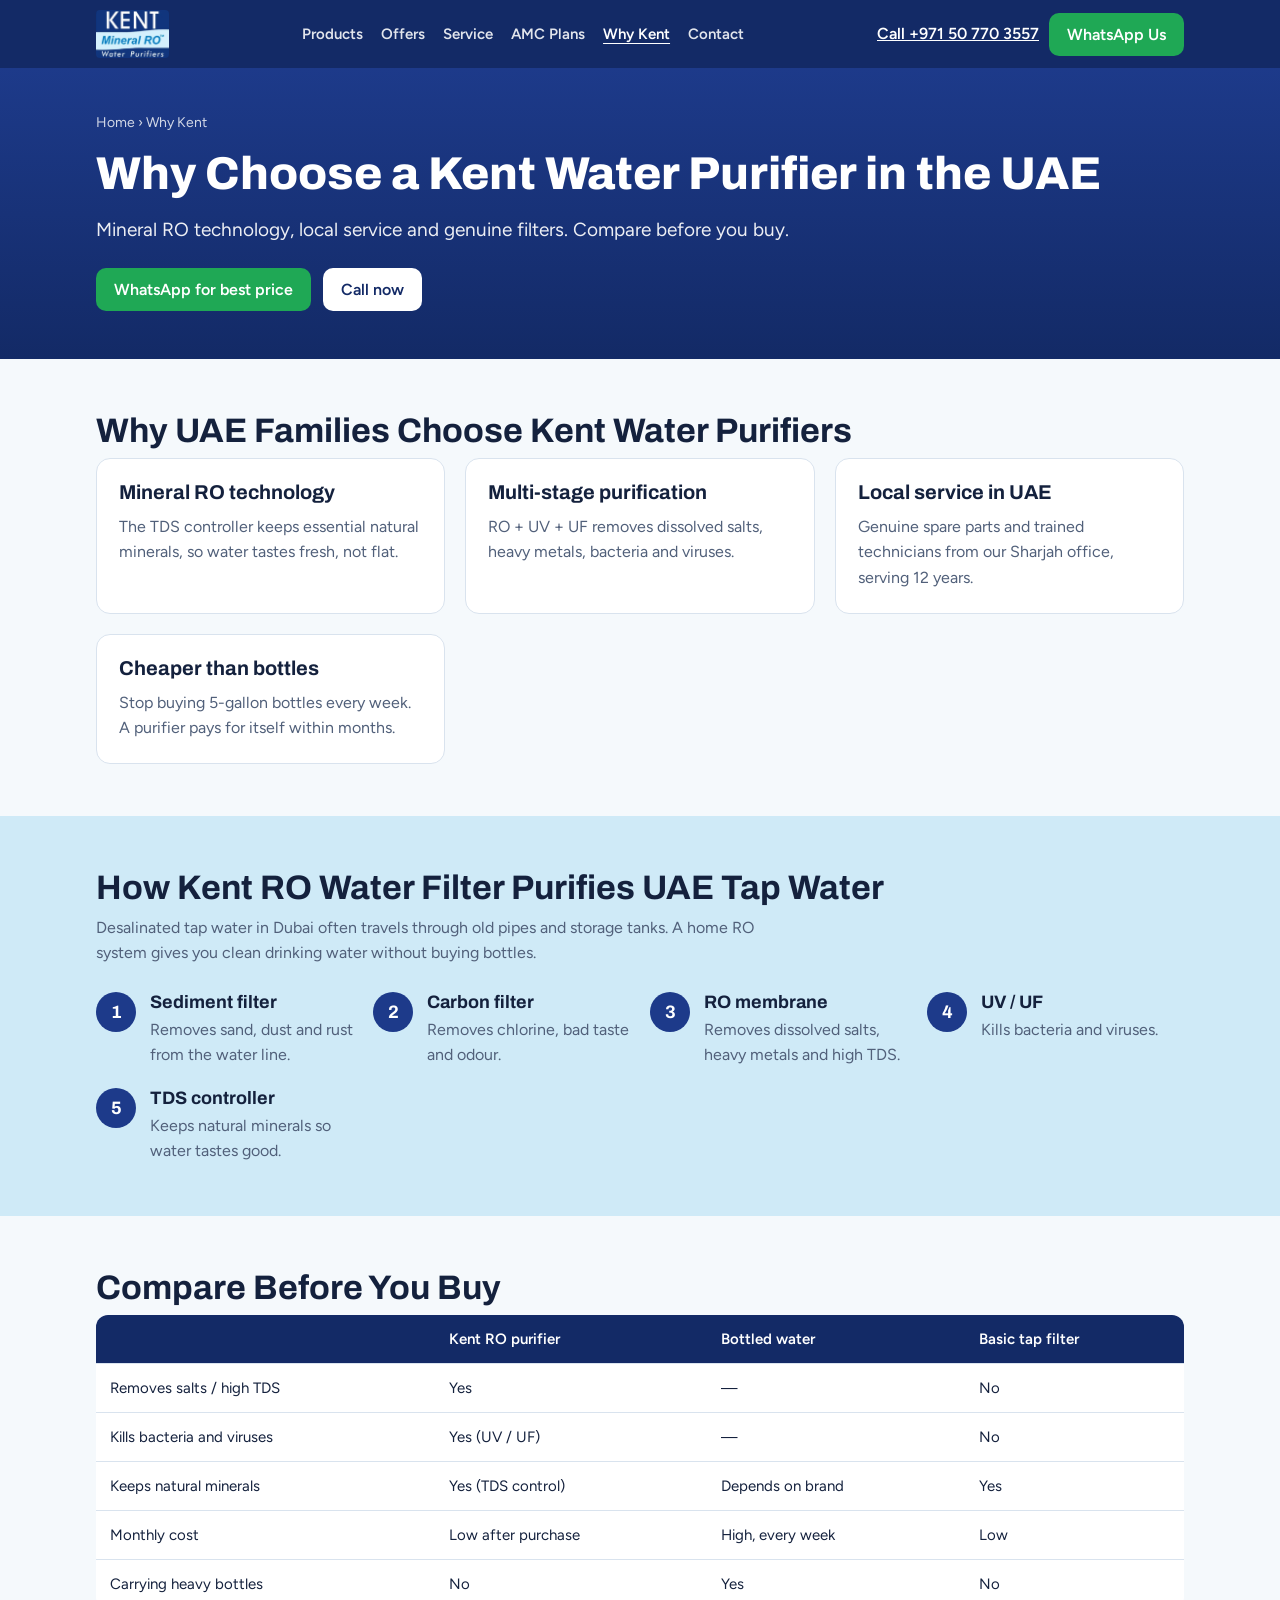
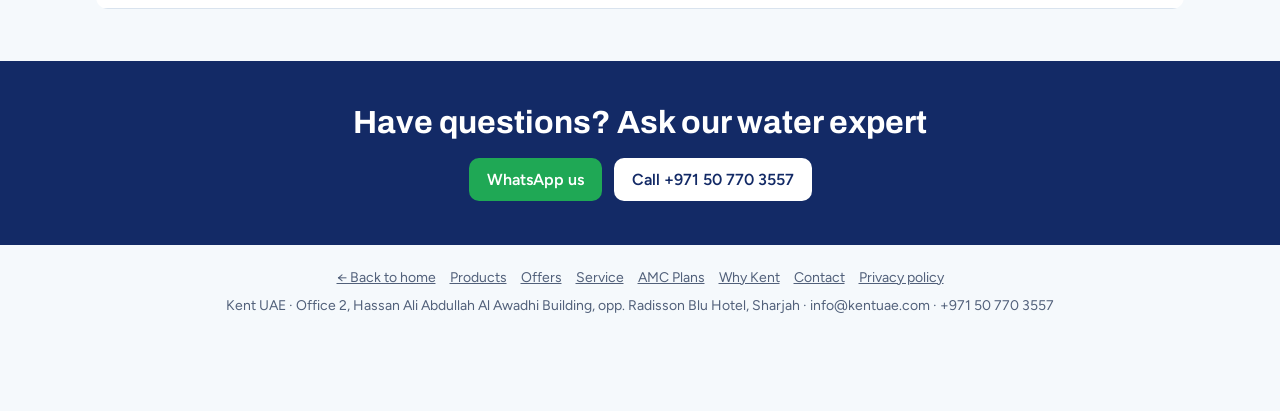
<file: why-kent/index.html>
<!doctype html>
<html lang="en">
<head>
<meta charset="utf-8">
<meta name="viewport" content="width=device-width, initial-scale=1, viewport-fit=cover">
<title>Why Choose Kent RO Water Purifier | Kent UAE</title>
<meta name="description" content="Why UAE families choose Kent: Mineral RO technology, RO + UV + UF purification, local service and genuine filters. Compare before you buy.">
<link rel="icon" href="../logo-300x197.webp">
<link rel="preconnect" href="https://fonts.googleapis.com">
<link rel="stylesheet" href="https://fonts.googleapis.com/css2?family=Archivo:wght@500;700;800&family=Figtree:wght@400;500;600&display=swap">
<link rel="stylesheet" href="../assets/site.css">
</head>
<body>
<header class="top">
  <div class="wrap">
    <a href="../"><img src="../logo-300x197.webp" alt="KENT Mineral RO Water Purifiers UAE" width="73" height="48"></a>
    <nav aria-label="Main"><a href="../products/">Products</a><a href="../offers/">Offers</a><a href="../service/">Service</a><a href="../amc/">AMC Plans</a><a href="../why-kent/" aria-current="page">Why Kent</a><a href="../contact/">Contact</a></nav>
    <div class="call">
      <a class="num" href="tel:+971507703557" data-track="call">Call +971 50 770 3557</a>
      <a class="btn btn-wa" href="https://wa.me/971507703557?text=Hi%20KENT%2C%20I%20am%20comparing%20water%20purifiers.%20Can%20you%20help%20me%20choose%3F" target="_blank" rel="noopener" data-track="whatsapp">WhatsApp Us</a>
    </div>
  </div>
</header>

<section class="hero">
  <div class="wrap">
    <div class="crumb"><a href="../">Home</a> › Why Kent</div>
    <h1>Why Choose a Kent Water Purifier in the UAE</h1>
    <p>Mineral RO technology, local service and genuine filters. Compare before you buy.</p>
    <div class="row">
      <a class="btn btn-wa" href="https://wa.me/971507703557?text=Hi%20KENT%2C%20I%20am%20comparing%20water%20purifiers.%20Can%20you%20help%20me%20choose%3F" target="_blank" rel="noopener" data-track="whatsapp">WhatsApp for best price</a>
      <a class="btn btn-light" href="tel:+971507703557" data-track="call">Call now</a>
    </div>
  </div>
</section>

<section class="block">
  <div class="wrap">
    <h2>Why UAE Families Choose Kent Water Purifiers</h2>
    <div class="grid">
      <div class="card"><h3>Mineral RO technology</h3><p>The TDS controller keeps essential natural minerals, so water tastes fresh, not flat.</p></div>
      <div class="card"><h3>Multi-stage purification</h3><p>RO + UV + UF removes dissolved salts, heavy metals, bacteria and viruses.</p></div>
      <div class="card"><h3>Local service in UAE</h3><p>Genuine spare parts and trained technicians from our Sharjah office, serving 12 years.</p></div>
      <div class="card"><h3>Cheaper than bottles</h3><p>Stop buying 5-gallon bottles every week. A purifier pays for itself within months.</p></div>
    </div>
  </div>
</section>
<section class="block alt">
  <div class="wrap">
    <h2>How Kent RO Water Filter Purifies UAE Tap Water</h2>
    <p class="intro">Desalinated tap water in Dubai often travels through old pipes and storage tanks. A home RO system gives you clean drinking water without buying bottles.</p>
    <div class="steps">
      <div class="step"><div><h3>Sediment filter</h3><p>Removes sand, dust and rust from the water line.</p></div></div>
      <div class="step"><div><h3>Carbon filter</h3><p>Removes chlorine, bad taste and odour.</p></div></div>
      <div class="step"><div><h3>RO membrane</h3><p>Removes dissolved salts, heavy metals and high TDS.</p></div></div>
      <div class="step"><div><h3>UV / UF</h3><p>Kills bacteria and viruses.</p></div></div>
      <div class="step"><div><h3>TDS controller</h3><p>Keeps natural minerals so water tastes good.</p></div></div>
    </div>
  </div>
</section>
<section class="block">
  <div class="wrap">
    <h2>Compare Before You Buy</h2>
    <table class="cmp">
      <tr><th></th><th>Kent RO purifier</th><th>Bottled water</th><th>Basic tap filter</th></tr>
      <tr><td>Removes salts / high TDS</td><td>Yes</td><td>—</td><td>No</td></tr>
      <tr><td>Kills bacteria and viruses</td><td>Yes (UV / UF)</td><td>—</td><td>No</td></tr>
      <tr><td>Keeps natural minerals</td><td>Yes (TDS control)</td><td>Depends on brand</td><td>Yes</td></tr>
      <tr><td>Monthly cost</td><td>Low after purchase</td><td>High, every week</td><td>Low</td></tr>
      <tr><td>Carrying heavy bottles</td><td>No</td><td>Yes</td><td>No</td></tr>
    </table>
  </div>
</section>

<section class="cta">
  <div class="wrap">
    <h2>Have questions? Ask our water expert</h2>
    <div class="row">
      <a class="btn btn-wa" href="https://wa.me/971507703557?text=Hi%20KENT%2C%20I%20am%20comparing%20water%20purifiers.%20Can%20you%20help%20me%20choose%3F" target="_blank" rel="noopener" data-track="whatsapp">WhatsApp us</a>
      <a class="btn btn-light" href="tel:+971507703557" data-track="call">Call +971 50 770 3557</a>
    </div>
  </div>
</section>

<footer>
  <div class="wrap">
    <nav aria-label="Footer"><a href="../">← Back to home</a><a href="../products/">Products</a><a href="../offers/">Offers</a><a href="../service/">Service</a><a href="../amc/">AMC Plans</a><a href="../why-kent/">Why Kent</a><a href="../contact/">Contact</a><a href="../privacy/">Privacy policy</a></nav>
    <div>Kent UAE · Office 2, Hassan Ali Abdullah Al Awadhi Building, opp. Radisson Blu Hotel, Sharjah · info@kentuae.com · +971 50 770 3557</div>
  </div>
</footer>

<div class="bar">
  <a class="btn btn-call" href="tel:+971507703557" data-track="call">Call now</a>
  <a class="btn btn-wa" href="https://wa.me/971507703557?text=Hi%20KENT%2C%20I%20am%20comparing%20water%20purifiers.%20Can%20you%20help%20me%20choose%3F" target="_blank" rel="noopener" data-track="whatsapp">WhatsApp</a>
</div>
</body>
</html>
</file>
<file: assets/site.css>
/* Shared styles for KENT UAE sitelink pages (same look as the home page) */
:root{
  --navy:#1d3a8a; --navy-deep:#132a66; --aqua:#cfeaf7; --aqua-strong:#1aa0d8;
  --bg:#f5f9fc; --surface:#ffffff; --fg:#14213d; --muted:#51607a; --line:#d9e3ee;
  --ok:#1f9d63; --wa:#1fa855;
  --f-display:"Archivo","Helvetica Neue",Arial,sans-serif;
  --f-body:"Figtree","Segoe UI",Roboto,Arial,sans-serif;
}
*{box-sizing:border-box}
body{margin:0;background:var(--bg);color:var(--fg);font:16px/1.6 var(--f-body);padding-bottom:72px}
h1,h2,h3{font-family:var(--f-display);text-wrap:balance;line-height:1.15;margin:0}
.wrap{max-width:1120px;margin:0 auto;padding-left:max(16px,env(safe-area-inset-left,0px));padding-right:max(16px,env(safe-area-inset-right,0px))}
a{color:inherit}
:focus-visible{outline:3px solid var(--aqua-strong);outline-offset:2px}

.top{background:var(--navy-deep);color:#fff;position:sticky;top:0;z-index:30}
.top .wrap{display:flex;align-items:center;justify-content:space-between;gap:12px;padding-block:10px;flex-wrap:wrap}
.top img{height:48px;width:auto;border-radius:4px;display:block}
.top nav{display:flex;gap:18px;flex-wrap:wrap;font-weight:600;font-size:15px}
.top nav a{text-decoration:none;opacity:.88}
.top nav a:hover,.top nav a[aria-current]{opacity:1;text-decoration:underline;text-underline-offset:4px}
.top .call{display:flex;gap:10px;align-items:center;font-weight:600}

.btn{display:inline-flex;align-items:center;justify-content:center;gap:8px;border:0;border-radius:10px;padding:12px 18px;font:600 16px var(--f-body);text-decoration:none;cursor:pointer}
.btn-wa{background:var(--wa);color:#fff}
.btn-light{background:#fff;color:#132a66}
.btn-call{background:var(--navy);color:#fff}
.btn-outline{border:2px solid var(--navy);color:var(--navy);background:transparent}
.btn-main{background:var(--aqua-strong);color:#062033;width:100%;font-size:17px;padding:14px}

.hero{background:linear-gradient(180deg,var(--navy) 0%,var(--navy-deep) 100%);color:#fff}
.hero .wrap{padding-block:44px 48px;display:grid;gap:14px;max-width:1120px}
.hero h1{font-size:clamp(30px,4.6vw,46px);font-weight:800}
.hero p{font-size:19px;opacity:.92;max-width:38em;margin:0}
.hero .row{display:flex;gap:12px;flex-wrap:wrap;margin-top:8px}
.crumb{font-size:14px;opacity:.8}
.crumb a{text-decoration:none}

section.block{padding-block:52px}
section.block h2{font-size:clamp(24px,3.2vw,34px);margin-bottom:8px}
section.block .intro{color:var(--muted);max-width:42em;margin:0 0 26px}
.alt{background:var(--aqua)}

.grid{display:grid;grid-template-columns:repeat(auto-fit,minmax(260px,1fr));gap:20px}
.card{background:var(--surface);border:1px solid var(--line);border-radius:14px;padding:22px;display:flex;flex-direction:column;gap:10px}
.card .tag{align-self:flex-start;font-size:12px;letter-spacing:.06em;text-transform:uppercase;font-weight:700;color:var(--navy);background:var(--aqua);padding:3px 10px;border-radius:99px}
.card h3{font-size:20px}
.card ul{margin:0;padding-left:18px;color:var(--muted)}
.card p{margin:0;color:var(--muted)}
.card .price{font-family:var(--f-display);font-size:19px;font-weight:700;margin-top:auto}
.card .price small{font-family:var(--f-body);font-weight:500;color:var(--muted);font-size:13px}
.card .btn{margin-top:4px}

.ticks{list-style:none;padding:0;margin:0;display:grid;gap:12px}
.ticks li{display:flex;gap:10px;align-items:flex-start}
.ticks li::before{content:"";flex:none;width:22px;height:22px;margin-top:2px;border-radius:50%;background:var(--aqua-strong) url("data:image/svg+xml,%3Csvg xmlns='http://www.w3.org/2000/svg' viewBox='0 0 24 24'%3E%3Cpath d='M6 12.5l4 4 8-9' fill='none' stroke='%23fff' stroke-width='3' stroke-linecap='round' stroke-linejoin='round'/%3E%3C/svg%3E") center/16px no-repeat}

.steps{display:grid;grid-template-columns:repeat(auto-fit,minmax(240px,1fr));gap:20px;counter-reset:s}
.step{display:flex;gap:14px}
.step::before{counter-increment:s;content:counter(s);flex:none;width:40px;height:40px;border-radius:50%;background:var(--navy);color:#fff;display:grid;place-items:center;font:700 18px var(--f-display)}
.step h3{font-size:18px;margin-bottom:4px}
.step p{margin:0;color:var(--muted)}

table.cmp{width:100%;border-collapse:collapse;background:var(--surface);border-radius:12px;overflow:hidden;font-size:15px}
table.cmp th,table.cmp td{padding:12px 14px;border-bottom:1px solid var(--line);text-align:left;vertical-align:top}
table.cmp th{background:var(--navy-deep);color:#fff;font-weight:600}

.form{background:var(--surface);border:1px solid var(--line);border-radius:16px;padding:24px;max-width:520px}
.field{display:grid;gap:6px;margin-bottom:14px}
.field label{font-weight:600;font-size:14px}
.field input,.field select{font:16px var(--f-body);padding:12px;border-radius:10px;border:1px solid var(--line);background:var(--bg);color:var(--fg);width:100%}
.done{background:#e6f6ee;border:1px solid var(--ok);border-radius:10px;padding:12px;margin-top:12px;font-size:15px}
.two{display:grid;grid-template-columns:1fr 1fr;gap:32px;align-items:start}

details{border-bottom:1px solid var(--line);padding:16px 0}
summary{font-weight:600;cursor:pointer;font-size:17px}
details p{color:var(--muted);margin:8px 0 0}

.cta{background:var(--navy-deep);color:#fff;text-align:center}
.cta .wrap{padding-block:44px;display:grid;gap:16px;justify-items:center}
.cta h2{font-size:clamp(22px,3.2vw,32px)}
.cta .row{display:flex;gap:12px;flex-wrap:wrap;justify-content:center}

footer{color:var(--muted);font-size:14px}
footer .wrap{padding-block:22px;text-align:center;display:grid;gap:6px}
footer nav{display:flex;gap:14px;flex-wrap:wrap;justify-content:center}

.bar{position:fixed;left:0;right:0;bottom:0;z-index:20;background:var(--surface);border-top:1px solid var(--line);display:none;gap:10px;padding:10px 16px calc(10px + env(safe-area-inset-bottom,0px))}
.bar a{flex:1}

@media (max-width:860px){
  .top nav{display:none}
  .top .call .num{display:none}
  .two{grid-template-columns:1fr}
  .bar{display:flex}
}
@media (prefers-reduced-motion:no-preference){.btn{transition:transform .15s}.btn:hover{transform:translateY(-1px)}}
</file>
